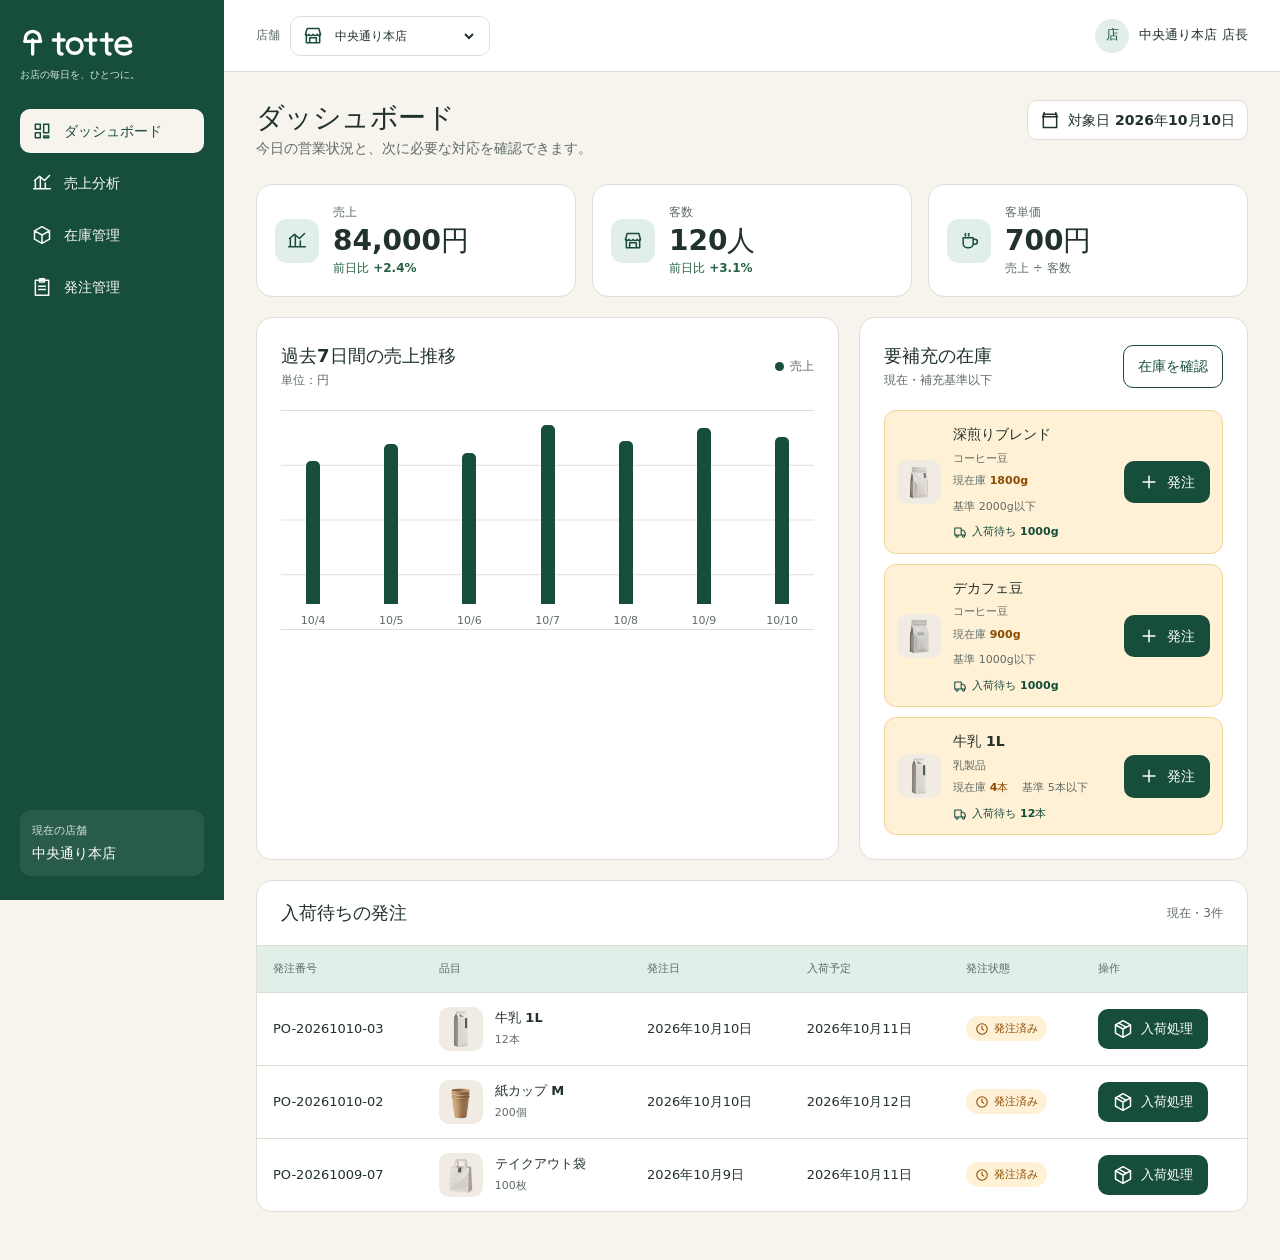
<file: index.html>
<!doctype html>
<html lang="ja">
  <head>
    <meta charset="UTF-8">
    <meta name="viewport" content="width=device-width, initial-scale=1.0">
    <meta name="description" content="カフェ向け売上・在庫管理Webアプリ『totte』のデモです。売上、在庫、発注、入荷処理をひとつの画面群で確認できます。">
    <meta name="theme-color" content="#174d3b">
    <meta property="og:type" content="website">
    <meta property="og:site_name" content="totte">
    <meta property="og:title" content="totte｜カフェ向け売上・在庫管理Webアプリ">
    <meta property="og:description" content="売上、在庫、発注、入荷処理をひとつの画面群で確認できる、カフェ向け業務Webアプリのデモです。">
    <meta property="og:url" content="https://coconattsu0723.github.io/totte/">
    <meta property="og:image" content="https://coconattsu0723.github.io/totte/assets/images/brand/totte-ogp.png">
    <meta property="og:image:width" content="1200">
    <meta property="og:image:height" content="630">
    <meta property="og:image:alt" content="totte カフェ向け売上・在庫管理Webアプリ">
    <meta name="twitter:card" content="summary_large_image">
    <meta name="twitter:title" content="totte｜カフェ向け売上・在庫管理Webアプリ">
    <meta name="twitter:description" content="売上、在庫、発注、入荷処理をひとつの画面群で確認できる、カフェ向け業務Webアプリのデモです。">
    <meta name="twitter:image" content="https://coconattsu0723.github.io/totte/assets/images/brand/totte-ogp.png">
    <link rel="canonical" href="https://coconattsu0723.github.io/totte/">
    <title>totte｜お店の毎日を、ひとつに整える。</title>
    <link rel="icon" href="./assets/images/brand/totte-favicon.svg" type="image/svg+xml">
    <link rel="stylesheet" href="./assets/css/common.css?v=20261011-5">
    <script src="./assets/js/main.js?v=20261011-7" defer></script>
  </head>
  <body>
    <a class="skip-link" href="#main-content">メインコンテンツへ移動</a>

    <svg class="svg-sprite" aria-hidden="true">
      <symbol id="icon-dashboard" viewBox="0 0 24 24"><path d="M4 4h6v6H4zM14 4h6v10h-6zM4 14h6v6H4zM14 18h6v2h-6z"/></symbol>
      <symbol id="icon-sales" viewBox="0 0 24 24"><path d="M4 19V9M10 19V5M16 19v-7M22 19H2"/><path d="m3 9 6-5 6 5 6-6"/></symbol>
      <symbol id="icon-inventory" viewBox="0 0 24 24"><path d="m12 2 9 5-9 5-9-5zM3 7v10l9 5 9-5V7M12 12v10"/></symbol>
      <symbol id="icon-orders" viewBox="0 0 24 24"><path d="M7 4h10M9 2h6v4H9zM6 4H4v18h16V4h-2M8 11h8M8 15h8"/></symbol>
      <symbol id="icon-store" viewBox="0 0 24 24"><path d="M4 10v10h16V10M3 10l2-7h14l2 7M8 20v-6h8v6"/><path d="M3 10c0 2 3 2 4 0 1 2 4 2 5 0 1 2 4 2 5 0 1 2 4 2 4 0"/></symbol>
      <symbol id="icon-calendar" viewBox="0 0 24 24"><path d="M5 3v3M19 3v3M3 8h18M4 5h16v16H4z"/></symbol>
      <symbol id="icon-coffee" viewBox="0 0 24 24"><path d="M5 8h12v7a5 5 0 0 1-5 5H10a5 5 0 0 1-5-5zM17 10h2a3 3 0 0 1 0 6h-2M8 3c-1 1-1 2 0 3M12 3c-1 1-1 2 0 3"/></symbol>
      <symbol id="icon-milk" viewBox="0 0 24 24"><path d="M9 2h6l1 5 2 3v12H6V10l2-3zM8 7h8M9 12h6"/></symbol>
      <symbol id="icon-cup" viewBox="0 0 24 24"><path d="M6 3h12l-1 18H7zM5 7h14M8 3V1h8v2"/></symbol>
      <symbol id="icon-package" viewBox="0 0 24 24"><path d="m12 2 9 5-9 5-9-5zM3 7v10l9 5 9-5V7M12 12v10M7 5l9 5"/></symbol>
      <symbol id="icon-alert" viewBox="0 0 24 24"><path d="M12 3 2 21h20zM12 9v5M12 18h.01"/></symbol>
      <symbol id="icon-truck" viewBox="0 0 24 24"><path d="M3 5h11v12H3zM14 9h4l3 4v4h-7zM7 21a2 2 0 1 0 0-4 2 2 0 0 0 0 4ZM18 21a2 2 0 1 0 0-4 2 2 0 0 0 0 4Z"/></symbol>
      <symbol id="icon-search" viewBox="0 0 24 24"><circle cx="11" cy="11" r="7"/><path d="m20 20-4-4"/></symbol>
      <symbol id="icon-plus" viewBox="0 0 24 24"><path d="M12 5v14M5 12h14"/></symbol>
      <symbol id="icon-check" viewBox="0 0 24 24"><path d="m5 12 4 4L19 6"/></symbol>
      <symbol id="icon-lock" viewBox="0 0 24 24"><rect x="4" y="10" width="16" height="11" rx="2"/><path d="M8 10V7a4 4 0 0 1 8 0v3"/></symbol>
      <symbol id="icon-arrow" viewBox="0 0 24 24"><path d="M5 12h14M14 7l5 5-5 5"/></symbol>
      <symbol id="icon-close" viewBox="0 0 24 24"><path d="m6 6 12 12M18 6 6 18"/></symbol>
      <symbol id="icon-reset" viewBox="0 0 24 24"><path d="M4 7v5h5M5 12a7 7 0 1 0 2-5"/></symbol>
      <symbol id="icon-clock" viewBox="0 0 24 24"><circle cx="12" cy="12" r="9"/><path d="M12 7v5l3 2"/></symbol>
    </svg>

    <div class="app-shell">
      <aside class="sidebar" aria-label="メインナビゲーション">
        <div class="brand">
          <img class="brand__logo" src="./assets/images/brand/totte-logo-reverse.svg" width="116" height="32" alt="totte">
          <img class="brand__symbol" src="./assets/images/brand/totte-symbol-reverse.svg" width="38" height="48" alt="">
          <span class="brand__copy">お店の毎日を、ひとつに。</span>
        </div>
        <nav class="sidebar-nav" data-navigation></nav>
        <div class="sidebar-context">
          <span>現在の店舗</span>
          <strong data-current-store>中央通り本店</strong>
        </div>
      </aside>

      <div class="app-main">
        <header class="app-header">
          <img class="app-header__brand" src="./assets/images/brand/totte-logo-reverse.svg" width="92" height="25" alt="totte">
          <label class="store-control" for="store-selector">
            <span>店舗</span>
            <span class="select-wrap">
              <svg class="icon" aria-hidden="true"><use href="#icon-store"></use></svg>
              <select id="store-selector" data-store-selector>
                <option value="main">中央通り本店</option>
                <option value="station">北口駅前店</option>
                <option value="park">水辺公園店</option>
              </select>
            </span>
          </label>
          <div class="user-menu" aria-label="利用者メニュー">
            <span class="user-menu__avatar" aria-hidden="true">店</span>
            <strong data-user-name>中央通り本店 店長</strong>
          </div>
        </header>

        <main id="main-content" tabindex="-1">
          <h1 class="visually-hidden">totte カフェ業務管理アプリ</h1>
          <div id="app-view"></div>
        </main>
      </div>
    </div>

    <nav class="bottom-nav" aria-label="モバイルナビゲーション" data-mobile-navigation></nav>

    <dialog id="workflow-dialog" class="workflow-dialog" aria-labelledby="dialog-title">
      <div id="dialog-content"></div>
    </dialog>

    <div id="toast-region" class="toast-region" aria-live="polite" aria-atomic="true"></div>
  </body>
</html>
</file>
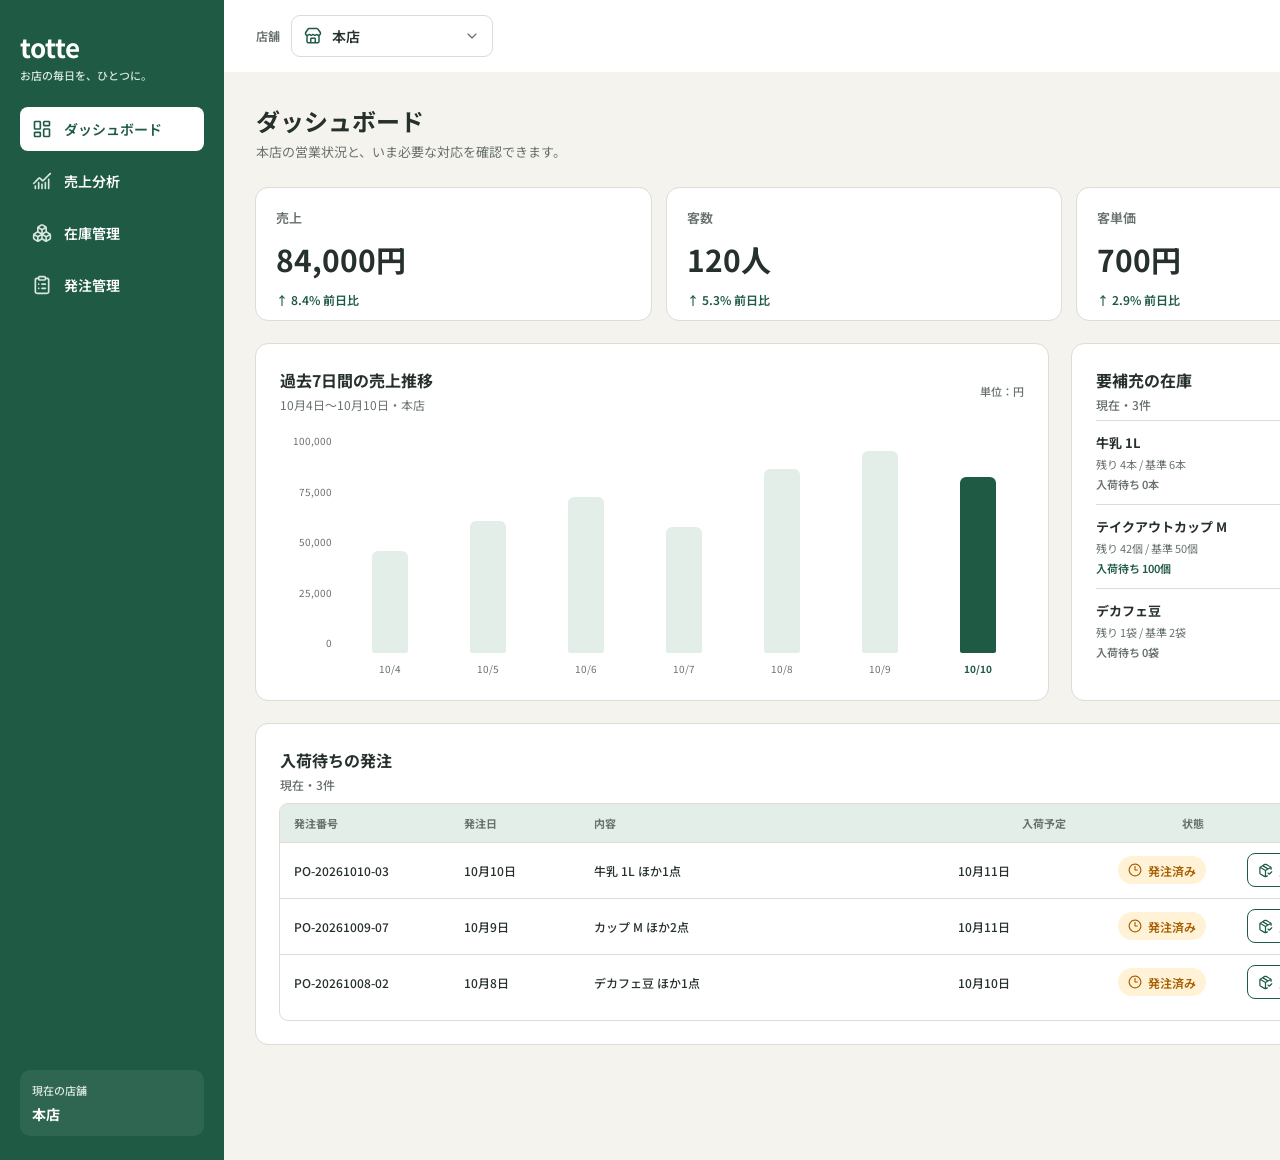
<file: design/exports/dashboard-desktop-wireframe.html>
<!doctype html>
<html lang="en">
  <head>
    <meta charset="UTF-8" />
    <meta name="viewport" content="width=device-width, initial-scale=1.0" />
    <link rel="preconnect" href="https://fonts.googleapis.com" />
    <link rel="preconnect" href="https://fonts.gstatic.com" crossorigin />
    <link
      href="https://fonts.googleapis.com/css2?family=Noto+Sans+JP%3Awght%40100..900&display=swap"
      rel="stylesheet"
    />

    <style>
      *, ::before, ::after {
        box-sizing: border-box;
      }

      body {
        margin: 0;
      }
    </style>
  </head>
  <body style="background-color: #F5F3EE">
    <div
      data-pencil-name="Dashboard / Desktop 1440"
      style="align-items: flex-start; background-color: #F5F3EE; box-sizing: border-box; display: flex; flex-direction: row; gap: 0px; height: 1160px; justify-content: flex-start; overflow: hidden; width: 1440px"
    >
      <div
        data-pencil-name="Sidebar"
        style="align-items: flex-start; background-color: #1F5A45; box-sizing: border-box; display: flex; flex-direction: column; flex-shrink: 0; gap: 24px; height: 100%; justify-content: flex-start; padding: 28px 20px 24px 20px; width: 224px"
      >
        <div
          data-pencil-name="Brand"
          style="align-items: flex-start; box-sizing: border-box; display: flex; flex-direction: column; flex-shrink: 0; gap: 2px; height: fit-content; justify-content: flex-start; width: 100%"
        >
          <div
            data-pencil-name="Brand Name"
            style='box-sizing: border-box; color: #FFFFFF; font-family: "Noto Sans JP", system-ui, sans-serif; font-size: 26px; font-style: normal; font-weight: 700; letter-spacing: 0px; line-height: normal; text-align: left; white-space: nowrap'
          >
            totte
          </div>
          <div
            data-pencil-name="Brand Copy"
            style='box-sizing: border-box; color: #D8E6DF; font-family: "Noto Sans JP", system-ui, sans-serif; font-size: 11px; font-style: normal; font-weight: 500; letter-spacing: 0px; line-height: normal; text-align: left; white-space: nowrap'
          >
            お店の毎日を、ひとつに。
          </div>
        </div>
        <div
          data-pencil-name="Main Navigation"
          style="align-items: flex-start; box-sizing: border-box; display: flex; flex-direction: column; flex-shrink: 0; gap: 8px; height: fit-content; justify-content: flex-start; width: 100%"
        >
          <div
            data-pencil-name="Nav / ダッシュボード"
            style="align-items: center; background-color: #FFFFFF; border-radius: 8px; box-sizing: border-box; display: flex; flex-direction: row; flex-shrink: 0; gap: 12px; height: 44px; justify-content: flex-start; padding: 10px 12px; width: 100%"
          >
            <svg
              data-pencil-name="Navigation Icon"
              data-icon-name="layout-dashboard"
              data-icon-set="lucide"
              viewBox="0 0 13.99993896484375 14"
              preserveAspectRatio="xMidYMid meet"
              xmlns="http://www.w3.org/2000/svg"
              style="box-sizing: border-box; flex-shrink: 0; height: 20px; width: 20px"
            >
              <path
                d="M2.03027 1.20313q-0.22559 0.07178-0.42724 0.23242-0.20166 0.16064-0.30078 0.36914l-0.02735 0.04443q-0.05811 0.10938-0.07177 0.2085-0.02734 0.14014-0.02735 0.56054l0 3.51368q0 0.42041 0.02735 0.56054 0.01367 0.09912 0.07177 0.2085l0.02735 0.04443q0.09912 0.22217 0.30761 0.38282 0.2085 0.16064 0.44776 0.21875 0.11279 0.04102 1.72949 0.03417 1.6167-0.00684 1.74316-0.03417 0.29395-0.07178 0.53321-0.30762 0.12305-0.12646 0.1914-0.23242 0.07178-0.10596 0.11621-0.27344l0.04102-0.12647 0-4.46386-0.04102-0.12647q-0.04443-0.16748-0.11621-0.27344-0.06836-0.10596-0.1914-0.23242-0.15381-0.15381-0.29395-0.22217l-0.01709-0.01367q-0.12305-0.05811-0.22217-0.07177-0.12646-0.02734-0.47509-0.02735l-1.14844 0-1.52783 0q-0.24951 0.01367-0.34864 0.02735z m6.43946-0.00001q-0.28027 0.05811-0.53321 0.30762-0.12305 0.12646-0.19482 0.23242-0.06836 0.10596-0.11279 0.27344l-0.04102 0.12647 0 2.15332 0.04102 0.14013q0.08545 0.22559 0.24609 0.40674 0.16064 0.18115 0.35547 0.28028l0.01709 0.01367q0.13672 0.07178 0.22217 0.08545 0.14014 0.01367 0.48877 0.02734l2.92578-0.01367 0.14013-0.04102q0.2666-0.08545 0.46827-0.28711 0.20508-0.20508 0.29052-0.45459 0.02734-0.08545 0.02735-0.25293l0.01367-0.95361 0-0.86816q0-0.23584-0.02735-0.34864-0.01367-0.07178-0.08544-0.21191l-0.01368-0.01367q-0.09912-0.22217-0.30078-0.37598-0.20166-0.15381-0.44092-0.22559-0.09912-0.02734-0.33496-0.02734l-1.41504 0q-1.62354 0-1.73632 0.02734z m-3.21973 3.16504l0 2.05762-2.92578 0 0-4.10156 2.92578 0 0 2.04394z m6.42578-1.16211l0 0.86817-2.92578 0 0-1.75 2.92578 0 0 0.88183z m-3.20605 3.24707q-0.28027 0.05811-0.53321 0.30762-0.12305 0.12646-0.19482 0.23242-0.06836 0.10596-0.11279 0.27344l-0.04102 0.12647 0 4.46386 0.04102 0.12647q0.04443 0.16748 0.11279 0.27344 0.07178 0.10596 0.19482 0.23242 0.23926 0.23584 0.53321 0.30761 0.12646 0.02734 1.74316 0.03418 1.6167 0.00684 1.72949-0.03418 0.30762-0.07178 0.54346-0.30761 0.23926-0.23926 0.31104-0.54688 0.02734-0.11279 0.03417-2.31738 0.00684-2.20459-0.03417-2.31738-0.07178-0.30762-0.3042-0.53662-0.229-0.23242-0.53663-0.31788-0.09912-0.02734-0.33496-0.02734l-1.41504 0q-1.62354 0-1.73632 0.02734z m3.20605 3.16504l0 2.05762-2.92578 0 0-4.10156 2.92578 0 0 2.04394z m-9.54639-0.85449q-0.31104 0.05469-0.56396 0.27344-0.24951 0.21533-0.34863 0.50928-0.02734 0.08545-0.02735 0.25293l-0.01367 0.95361 0 0.86816q0 0.23584 0.02735 0.34864 0.01367 0.07178 0.08544 0.21191l0.01368 0.01367q0.09912 0.22217 0.30761 0.38281 0.2085 0.16065 0.44776 0.21875 0.11279 0.04102 1.72949 0.03418 1.6167-0.00684 1.74316-0.03418 0.29395-0.07178 0.53321-0.30761 0.12305-0.12646 0.1914-0.23242 0.07178-0.10596 0.11621-0.27344l0.04102-0.12647 0-2.15332-0.04102-0.14013q-0.08545-0.22559-0.24609-0.40674-0.16064-0.18115-0.35547-0.28028l-0.01709-0.01367q-0.12305-0.05811-0.22217-0.08545-0.14014-0.01367-0.48877-0.02734l-1.26123 0q-1.55518 0-1.65088 0.01367z m3.12061 2.03028l0 0.88183-2.92578 0 0-1.75 2.92578 0 0 0.86817z"
                fill="#1F5A45"
              ></path>
            </svg>
            <div
              data-pencil-name="Navigation Label"
              style='box-sizing: border-box; color: #1F5A45; font-family: "Noto Sans JP", system-ui, sans-serif; font-size: 14px; font-style: normal; font-weight: 600; letter-spacing: 0px; line-height: normal; text-align: left; white-space: nowrap'
            >
              ダッシュボード
            </div>
          </div>
          <div
            data-pencil-name="Nav / 売上分析"
            style="align-items: center; background-color: #FFFFFF00; border-radius: 8px; box-sizing: border-box; display: flex; flex-direction: row; flex-shrink: 0; gap: 12px; height: 44px; justify-content: flex-start; padding: 10px 12px; width: 100%"
          >
            <svg
              data-pencil-name="Navigation Icon"
              data-icon-name="chart-no-axes-combined"
              data-icon-set="lucide"
              viewBox="0 0 13.99993896484375 14"
              preserveAspectRatio="xMidYMid meet"
              xmlns="http://www.w3.org/2000/svg"
              style="box-sizing: border-box; flex-shrink: 0; height: 20px; width: 20px"
            >
              <path
                d="M12.6123 1.20313q-0.06836 0.02734-0.45458 0.41357-0.38281 0.38623-2.10547 2.0918l-2.46436 2.46435-0.90918-0.90918q-0.65967-0.64258-0.80664-0.78271-0.14697-0.14014-0.24268-0.18457-0.37939-0.18115-0.75878 0-0.0957 0.04443-0.38282 0.31787-0.28711 0.27344-1.7705 1.77051l-1.62696 1.62353q-0.3623 0.3623-0.44775 0.50244-0.05469 0.08545-0.05469 0.19824l0 0.04102q0 0.23926 0.18115 0.42041 0.11279 0.11279 0.28028 0.14697 0.16748 0.03418 0.32129-0.02051 0.08545-0.02734 0.36572-0.30078 0.28027-0.27344 1.62353-1.63379l1.89014-1.87304 0.90918 0.90918q0.92627 0.90918 0.99463 0.95019 0.14014 0.08545 0.33496 0.10596 0.19824 0.02051 0.33838-0.02051l0.02734-0.01367q0.11279-0.02734 0.22217-0.14014 0.1709-0.12646 0.67334-0.6289l3.7666-3.7666q0.46143-0.44775 0.64258-0.64942 0.18115-0.20508 0.22559-0.29053 0.02734-0.06836 0.02734-0.14013l0-0.05469q0-0.12646-0.04102-0.23926-0.09912-0.19482-0.29394-0.29394-0.08545-0.04102-0.22559-0.04102-0.14014 0-0.23925 0.02734z m-1.09033 4.06054q-0.11279 0.02734-0.21875 0.11279-0.10254 0.08203-0.15381 0.17432-0.04785 0.09229-0.04785 0.2461-0.01367 0.19482-0.02734 0.90917l0.01367 5.67042 0.04102 0.11279q0.05811 0.0957 0.14013 0.18115 0.21191 0.19482 0.50586 0.14697 0.29395-0.04785 0.42041-0.31445l0.04102-0.09912 0.01367-3.31885q0-3.31543-0.01367-3.40088-0.07178-0.2666-0.33496-0.37939-0.07178-0.04102-0.19141-0.04785-0.11963-0.00684-0.18799 0.00683z m-6.94531 2.33789q-0.18115 0.01367-0.31445 0.14698-0.1333 0.1333-0.17432 0.31445-0.01367 0.11279 0 2.21142l0 2.10206 0.04102 0.11279q0.05811 0.0957 0.14013 0.18115 0.21191 0.19482 0.50586 0.14697 0.29395-0.04785 0.42041-0.31445l0.04102-0.09912 0.01367-4.34082-0.04102-0.0957q-0.08545-0.19824-0.25293-0.30079-0.16748-0.10596-0.37939-0.06494z m4.64844 0q-0.12646 0.01367-0.2461 0.10596-0.11621 0.08887-0.17431 0.21533l-0.04102 0.09912 0 4.38184 0.04102 0.09912q0.12646 0.2666 0.42041 0.31445 0.29395 0.04785 0.50586-0.14697 0.08203-0.08545 0.14013-0.18115l0.04102-0.1128 0-2.10205q0.01367-2.09863 0-2.21142-0.05469-0.23584-0.24609-0.36914-0.18799-0.1333-0.44092-0.09229z m-2.37891 1.17578q-0.12646 0.02734-0.23242 0.12647-0.10254 0.09912-0.16064 0.22558l-0.02735 0.09571 0 3.19238 0.04102 0.08545q0.04443 0.06836 0.12646 0.15381 0.08545 0.08203 0.16065 0.12646 0.07861 0.04102 0.24609 0.04102 0.16748 0 0.24268-0.04102 0.07861-0.04443 0.16064-0.12646 0.08545-0.08545 0.12988-0.15381l0.04102-0.08545 0-3.19238-0.02734-0.09571q-0.08545-0.21191-0.29395-0.31103-0.08545-0.05469-0.20508-0.06152-0.11621-0.00684-0.20166 0.0205z m-4.7168 1.17579q-0.09912 0.04443-0.1914 0.12988-0.08887 0.08203-0.1333 0.16406l-0.04102 0.09912 0 2.05762 0.04102 0.09912q0.12646 0.2666 0.42041 0.31445 0.29395 0.04785 0.50586-0.14697 0.08203-0.08545 0.14013-0.18115l0.04102-0.11279 0-2.00293-0.04102-0.1128q-0.09912-0.19482-0.29394-0.29394-0.08545-0.04102-0.21875-0.04102-0.1333 0-0.22901 0.02735z"
                fill="#D8E6DF"
              ></path>
            </svg>
            <div
              data-pencil-name="Navigation Label"
              style='box-sizing: border-box; color: #FFFFFF; font-family: "Noto Sans JP", system-ui, sans-serif; font-size: 14px; font-style: normal; font-weight: 600; letter-spacing: 0px; line-height: normal; text-align: left; white-space: nowrap'
            >
              売上分析
            </div>
          </div>
          <div
            data-pencil-name="Nav / 在庫管理"
            style="align-items: center; background-color: #FFFFFF00; border-radius: 8px; box-sizing: border-box; display: flex; flex-direction: row; flex-shrink: 0; gap: 12px; height: 44px; justify-content: flex-start; padding: 10px 12px; width: 100%"
          >
            <svg
              data-pencil-name="Navigation Icon"
              data-icon-name="boxes"
              data-icon-set="lucide"
              viewBox="0 0 13.99993896484375 14"
              preserveAspectRatio="xMidYMid meet"
              xmlns="http://www.w3.org/2000/svg"
              style="box-sizing: border-box; flex-shrink: 0; height: 20px; width: 20px"
            >
              <path
                d="M6.71973 0.79639q-0.22217 0.04443-0.40674 0.12646-0.0957 0.04443-1.02881 0.59815-0.92969 0.55029-1.05615 0.63574-0.19482 0.14014-0.37256 0.37256-0.17432 0.229-0.25635 0.46826-0.07178 0.19482-0.07861 0.38281-0.00684 0.18799-0.02051 1.12793l-0.01367 1.28857-1.07666 0.65625q-1.08008 0.65967-1.16211 0.71436-0.50586 0.40674-0.63233 1.06299-0.02734 0.12646-0.02734 1.25439 0 1.12793 0.02734 1.2544 0.07178 0.32129 0.23926 0.60156 0.16748 0.28027 0.40674 0.46143 0.0957 0.06836 1.01856 0.6289 0.92627 0.56055 1.05273 0.61524 0.33496 0.1709 0.73486 0.1709 0.3999 0 0.73487-0.15381 0.12646-0.05811 1.15527-0.67334 1.02881-0.61523 1.04248-0.61524 0.01367 0 1.04248 0.61524 1.02881 0.61523 1.15527 0.67334 0.33496 0.15381 0.71436 0.15381 0.37939 0 0.71435-0.15381 0.09912-0.04443 0.9878-0.56739 0.88867-0.52637 1.04248-0.63916 0.11279-0.06836 0.24267-0.20166 0.1333-0.1333 0.20508-0.23242 0.2085-0.30762 0.28028-0.68359 0.02734-0.12646 0.02734-1.2544 0-1.12793-0.02734-1.25439-0.07178-0.33496-0.2461-0.62207-0.17432-0.28711-0.42724-0.46826-0.08203-0.07178-1.14844-0.70069l-1.04932-0.64258-0.01367-1.28857q-0.01367-0.93994-0.02051-1.12793-0.00684-0.18799-0.07861-0.38281-0.08203-0.23926-0.25977-0.46826-0.17432-0.23242-0.36914-0.37256-0.11279-0.07178-1.0083-0.6084-0.89551-0.54004-1.01513-0.59473-0.11963-0.05811-0.27344-0.11279-0.0957-0.02734-0.17432-0.03418-0.0752-0.01025-0.25976-0.01025-0.28027-0.01367-0.32129 0z m0.50586 1.19287q0.06836 0.04102 0.80322 0.48193 0.73486 0.44092 0.70752 0.46826-0.02734 0.02734-0.875 0.53321-0.84766 0.50244-0.86133 0.50244-0.01367 0-0.86133-0.50244-0.84766-0.50586-0.875-0.53321-0.02734-0.02734 0.70069-0.46142l0.78271-0.4751q0.09912-0.04443 0.23242-0.05127 0.1333-0.00684 0.2461 0.0376z m-1.66797 2.4917q0.85449 0.51611 0.86133 0.52978 0.00684 0.01367-0.00684 0.92627l0 0.89551-1.73633-1.03565 0-0.92626q0-0.92285 0.01367-0.90918l0.86817 0.51953z m3.75293 1.31591q-0.01367 0.01367-0.86817 0.52979l-0.85449 0.50586 0-0.90918q-0.01367-0.9126 0.00684-0.93311 0.02051-0.02051 0.875-0.52294l0.85449-0.51954 0 0.92286q0 0.9126-0.01367 0.92627z m-4.34082 1.53809q0.88184 0.5332 0.88183 0.54004 0 0.00684-0.88183 0.54004l-0.88184 0.52978-0.89551-0.52978q-0.88184-0.5332-0.88183-0.54004 0-0.00684 0.875-0.52979 0.875-0.52637 0.88183-0.5332 0.00684-0.00684 0.90235 0.52295z m5.83789 0q0.88184 0.5332 0.88183 0.54004 0 0.00684-0.88183 0.54004l-0.89551 0.52978-0.88184-0.52978q-0.88184-0.5332-0.875-0.54004 0.00684-0.00684 0.88184-0.53662 0.875-0.5332 0.88867-0.51953l0.88184 0.51611z m-8.10401 2.14307l0.78272 0.4751 0.01367 0.92627q0 0.90918-0.00684 0.90917-0.00684 0-0.75537-0.44775-0.74854-0.44775-0.82031-0.51611-0.06836-0.07178-0.11279-0.1709l-0.04102-0.09912-0.01367-1.65088 0.93652 0.57422 0.01709 0z m3.7085 1.26123q0 0.01367-0.79981 0.4956-0.79639 0.48193-0.92285 0.55371-0.01367 0.01367-0.01367-0.90917l0-0.92627 1.73633-1.04932 0 0.90918q0.01367 0.9126 0 0.92627z m2.12939-1.26123l0.78272 0.4751 0 1.84912-1.73633-1.04932-0.01367-1.84912 0.96728 0.57422z m3.7085 0.44775l-0.01367 0.62891-0.04102 0.09912q-0.04443 0.09912-0.11621 0.1709-0.06836 0.06836-0.81689 0.51611-0.74854 0.44775-0.75537 0.44775-0.00684 0-0.00684-0.90917l0.01367-0.92627 1.72266-1.04932 0.01367 0.19482q0 0.18457 0 0.82715z"
                fill="#D8E6DF"
              ></path>
            </svg>
            <div
              data-pencil-name="Navigation Label"
              style='box-sizing: border-box; color: #FFFFFF; font-family: "Noto Sans JP", system-ui, sans-serif; font-size: 14px; font-style: normal; font-weight: 600; letter-spacing: 0px; line-height: normal; text-align: left; white-space: nowrap'
            >
              在庫管理
            </div>
          </div>
          <div
            data-pencil-name="Nav / 発注管理"
            style="align-items: center; background-color: #FFFFFF00; border-radius: 8px; box-sizing: border-box; display: flex; flex-direction: row; flex-shrink: 0; gap: 12px; height: 44px; justify-content: flex-start; padding: 10px 12px; width: 100%"
          >
            <svg
              data-pencil-name="Navigation Icon"
              data-icon-name="clipboard-list"
              data-icon-set="lucide"
              viewBox="0 0 13.99993896484375 14"
              preserveAspectRatio="xMidYMid meet"
              xmlns="http://www.w3.org/2000/svg"
              style="box-sizing: border-box; flex-shrink: 0; height: 20px; width: 20px"
            >
              <path
                d="M5.12354 0.58789q-0.18115 0.02734-0.30762 0.07861-0.12646 0.04785-0.28028 0.16065-0.39307 0.29395-0.44775 0.82373l-0.01367 0.09912-0.33496 0q-0.51953 0-0.78614 0.08545-0.46143 0.16748-0.76904 0.51953-0.30762 0.34863-0.40674 0.81006-0.01367 0.12646-0.02734 0.71435l0 6.96924q0.01367 0.79981 0.02734 1.03907 0.01367 0.18115 0.05811 0.30761l0.01367 0.02735q0.14014 0.44775 0.48877 0.75537 0.34863 0.30762 0.81348 0.40674 0.10938 0.01367 0.66992 0.02734l3.17871 0 3.17871 0q0.56055-0.01367 0.66992-0.02734 0.46484-0.09912 0.81348-0.40674 0.34863-0.30762 0.48877-0.75537l0.01367-0.02735q0.04443-0.12646 0.05811-0.30761 0.01367-0.23926 0.02734-1.03907l0-6.96924q-0.01367-0.58789-0.02734-0.71435-0.09912-0.46143-0.40674-0.81006-0.30762-0.35205-0.76905-0.51953-0.2666-0.08545-0.78613-0.08545l-0.33496 0-0.01367-0.09912q-0.04102-0.32129-0.21191-0.56397-0.16748-0.24609-0.44776-0.38623l-0.02734-0.01367q-0.0957-0.05811-0.19483-0.07178-0.12646-0.01367-0.48877-0.02734l-1.45605 0q-1.83545-0.01367-1.96191 0z m3.62646 1.75l0 0.58789-3.5 0 0-1.17578 3.5 0 0 0.58789z m-4.66211 0.70068q0.02734 0.2085 0.10254 0.36914 0.07861 0.16064 0.24609 0.33155 0.23926 0.23584 0.53321 0.30761 0.12646 0.02734 2.03027 0.02735 1.90381 0 2.03027-0.02735 0.29395-0.07178 0.53321-0.30761 0.16748-0.1709 0.24267-0.33155 0.07861-0.16064 0.10596-0.38281l0.01367-0.09912 0.36572 0q0.27685 0 0.33838 0.00684 0.06494 0.00684 0.12305 0.04785 0.18115 0.08545 0.2666 0.2666l0.05469 0.08545 0 8.44238-0.02734 0.0957q-0.04443 0.09912-0.12989 0.19141-0.08203 0.08887-0.16406 0.1333l-0.09912 0.04102-7.30762 0-0.09912-0.04102q-0.08203-0.04443-0.16748-0.1333-0.08203-0.09228-0.12646-0.19141l-0.02735-0.0957 0-8.44238 0.05469-0.08545q0.12646-0.23584 0.36572-0.30762 0.04102-0.01367 0.3794-0.01367l0.34863 0 0.01367 0.11279z m0.48877 2.81299q-0.23584 0.02734-0.38281 0.23242-0.14697 0.20166-0.09229 0.44092 0.02734 0.18115 0.15381 0.29395 0.16748 0.16748 0.42041 0.16748 0.14014 0 0.23926-0.04102 0.2085-0.09912 0.28369-0.29394 0.07861-0.19824 0.03076-0.39991-0.04785-0.20508-0.23242-0.32128-0.18115-0.11963-0.42041-0.07862z m2.32422 0q-0.18115 0.02734-0.32129 0.16748-0.2085 0.21191-0.15381 0.50586 0.05469 0.29395 0.32129 0.42041l0.09912 0.04102 2.63184 0 0.09912-0.04102q0.08203-0.04443 0.15723-0.11279 0.07861-0.07178 0.11279-0.14014 0.0376-0.07178 0.05127-0.18115 0.04102-0.19824-0.05127-0.36572-0.08887-0.16748-0.28369-0.2666l-0.09912-0.04102-1.23389 0q-1.24414 0-1.32959 0.01367z m-2.37891 2.91211q-0.14014 0.04102-0.2666 0.16748-0.16748 0.15381-0.17432 0.37256-0.00684 0.21533 0.12647 0.39307 0.1333 0.17432 0.36914 0.21533 0.29395 0.04102 0.51953-0.18115 0.19482-0.21191 0.14697-0.49903-0.04785-0.28711-0.31445-0.41357-0.08545-0.04102-0.20508-0.05469-0.11621-0.01367-0.20166 0z m2.32422 0.01367q-0.25293 0.05811-0.36572 0.29737-0.10938 0.23584-0.02735 0.47168 0.04443 0.09912 0.12647 0.18457 0.08545 0.08203 0.18115 0.14013l0.1128 0.04102 1.23388 0q1.2168 0.01367 1.31592 0 0.24951-0.05469 0.38281-0.24951 0.1333-0.19824 0.09229-0.4375-0.01367-0.0957-0.05127-0.16406-0.03418-0.07178-0.1128-0.14014-0.0752-0.07178-0.15722-0.11621l-0.09912-0.04102-1.2749-0.01367q-1.28857 0-1.35694 0.02734z"
                fill="#D8E6DF"
              ></path>
            </svg>
            <div
              data-pencil-name="Navigation Label"
              style='box-sizing: border-box; color: #FFFFFF; font-family: "Noto Sans JP", system-ui, sans-serif; font-size: 14px; font-style: normal; font-weight: 600; letter-spacing: 0px; line-height: normal; text-align: left; white-space: nowrap'
            >
              発注管理
            </div>
          </div>
        </div>
        <div
          data-pencil-name="Sidebar Spacer"
          style="align-items: flex-start; box-sizing: border-box; display: flex; flex-direction: row; flex: 1 1 0; gap: 0px; justify-content: flex-start; width: 100%"
        ></div>
        <div
          data-pencil-name="Current Context"
          style="align-items: flex-start; background-color: #FFFFFF12; border-radius: 10px; box-sizing: border-box; display: flex; flex-direction: column; flex-shrink: 0; gap: 6px; height: fit-content; justify-content: flex-start; padding: 12px; width: 100%"
        >
          <div
            data-pencil-name="Current Label"
            style='box-sizing: border-box; color: #D8E6DF; font-family: "Noto Sans JP", system-ui, sans-serif; font-size: 11px; font-style: normal; font-weight: 500; letter-spacing: 0px; line-height: normal; text-align: left; white-space: nowrap'
          >
            現在の店舗
          </div>
          <div
            data-pencil-name="Current Store"
            style='box-sizing: border-box; color: #FFFFFF; font-family: "Noto Sans JP", system-ui, sans-serif; font-size: 14px; font-style: normal; font-weight: 700; letter-spacing: 0px; line-height: normal; text-align: left; white-space: nowrap'
          >
            本店
          </div>
        </div>
      </div>
      <div
        data-pencil-name="Main Area"
        style="align-items: flex-start; box-sizing: border-box; display: flex; flex-direction: column; flex: 1 1 0; gap: 0px; height: 100%; justify-content: flex-start"
      >
        <div
          data-pencil-name="Header"
          style="align-items: center; background-color: #FFFFFF; border-color: #DDDCD6; border-style: solid; border-width: 0px 0px 1px 0px; box-sizing: content-box; display: flex; flex-direction: row; flex-shrink: 0; gap: 0px; height: 71.5px; justify-content: space-between; margin: 0px 0px -0.5px 0px; padding: 0px 32px; width: 1216px"
        >
          <div
            data-pencil-name="Store Control"
            style="align-items: center; box-sizing: border-box; display: flex; flex-direction: row; flex-shrink: 0; gap: 12px; height: fit-content; justify-content: flex-start; width: fit-content"
          >
            <div
              data-pencil-name="Store Control Label"
              style='box-sizing: border-box; color: #68716D; font-family: "Noto Sans JP", system-ui, sans-serif; font-size: 12px; font-style: normal; font-weight: 600; letter-spacing: 0px; line-height: normal; text-align: left; white-space: nowrap'
            >
              店舗
            </div>
            <div
              data-pencil-name="Store Selector"
              style="align-items: center; background-color: #FFFFFF; border-radius: 8px; box-sizing: border-box; display: flex; flex-direction: row; flex-shrink: 0; gap: 10px; height: 40px; justify-content: flex-start; outline-offset: -0.5px; outline: 1px solid #DDDCD6; padding: 0px 12px; width: 200px"
            >
              <svg
                data-pencil-name="Store Icon"
                data-icon-name="store"
                data-icon-set="lucide"
                viewBox="0 0 13.99993896484375 14"
                preserveAspectRatio="xMidYMid meet"
                xmlns="http://www.w3.org/2000/svg"
                style="box-sizing: border-box; flex-shrink: 0; height: 18px; width: 18px"
              >
                <path
                  d="M3.98877 0.58789q-0.08203 0-0.19482 0.02734-0.30762 0.04443-0.60157 0.21875-0.29395 0.17432-0.48877 0.42725-0.09912 0.14014-0.93994 1.35693-0.84082 1.2168-0.90918 1.32959-0.37939 0.65967-0.22558 1.40137 0.08545 0.43408 0.32812 0.78272 0.24609 0.34863 0.62549 0.58789l0.16748 0.08545 0.01367 4.56298 0.04102 0.15381q0.15381 0.51953 0.50244 0.84766 0.35205 0.32813 0.87158 0.42725 0.08203 0.02734 0.71436 0.02734l3.10693 0 3.10693 0q0.63232 0 0.72803-0.02734 0.50586-0.09912 0.85449-0.42725 0.35205-0.32813 0.50586-0.84766l0.04102-0.15381 0.01367-4.56298 0.08545-0.04444q0.18115-0.08203 0.38965-0.27685 0.21191-0.19824 0.33838-0.36573 0.34863-0.5332 0.34863-1.16211 0-0.54688-0.25293-0.98095-0.04102-0.08203-0.79639-1.1792-0.75537-1.10059-0.98095-1.4082-0.09912-0.15723-0.18116-0.23926-0.12647-0.14014-0.33154-0.27344-0.20166-0.1333-0.38281-0.18799l-0.04102-0.01367q-0.11279-0.05811-0.25293-0.05811-0.18115-0.02734-0.7417-0.02734l-2.35156 0q-3.03857 0-3.11035 0z m6.17627 1.23047q0.10938 0.05811 0.16406 0.11621 0.0581 0.05469 0.92627 1.31592 0.86816 1.25781 0.90918 1.33984 0.11279 0.23926 0.07861 0.48535-0.03418 0.24268-0.20166 0.44092-0.25293 0.30762-0.67334 0.30762-0.16748 0-0.30761-0.04785-0.14014-0.05127-0.29395-0.19141-0.43408-0.3623-0.92627-0.33496-0.43066 0.04102-0.7417 0.30762-0.18115 0.16748-0.32812 0.22558-0.14697 0.05469-0.35547 0.04102-0.12646 0-0.17774-0.01367-0.04785-0.01367-0.12988-0.05811-0.14014-0.05469-0.2666-0.18115-0.23926-0.19482-0.49219-0.2666-0.14014-0.05469-0.34863-0.05469-0.2085 0-0.34863 0.05469-0.25293 0.07178-0.46485 0.25293-0.2085 0.18115-0.37597 0.23926-0.11279 0.02734-0.2666 0.02734-0.15381 0-0.26661-0.02734-0.08203-0.02734-0.19482-0.08887-0.11279-0.06494-0.14697-0.10596-0.03418-0.04443-0.12647-0.11279-0.09229-0.07178-0.18799-0.1128-0.12646-0.07178-0.24609-0.09228-0.11963-0.02051-0.30078-0.02051-0.15381 0-0.21875 0.00684-0.06152 0.00684-0.16065 0.03418-0.23584 0.08545-0.44775 0.2666-0.16748 0.14014-0.30762 0.19824-0.14014 0.05469-0.30761 0.05469-0.34863 0-0.60157-0.23926-0.21191-0.19482-0.2666-0.46826-0.05469-0.27344 0.07178-0.50928 0.04102-0.08545 0.90234-1.34326 0.86133-1.26123 0.92969-1.33301 0.08545-0.0957 0.25293-0.15381 0.08203-0.02734 3.10693-0.02734l3.02491 0.01367 0.11279 0.05469z m-5.95068 4.69287q0.33496 0.28027 0.75537 0.40674 0.42041 0.12305 0.85449 0.06836 0.58789-0.08545 1.04932-0.48877 0.09912-0.07178 0.12646-0.07178 0.02734 0 0.12646 0.07178 0.3623 0.32129 0.83057 0.44092 0.47168 0.11621 0.91943 0.0205 0.23584-0.05811 0.48194-0.17431 0.24609-0.11963 0.42724-0.27344 0.09912-0.08545 0.13331-0.08545 0.03418 0 0.11962 0.07178 0.2085 0.18115 0.44776 0.29394 0.23926 0.10938 0.54687 0.18116l0.04102 0.01367 0 4.25537-0.04102 0.08545q-0.09912 0.19482-0.29394 0.29394l-0.1128 0.04102-1.30224 0.01367 0-2.26611q0-0.2666-0.02734-0.3794-0.01367-0.07178-0.08545-0.19482l-0.01368-0.03076q-0.09912-0.22217-0.30078-0.37598-0.20166-0.15381-0.44092-0.22559-0.09912-0.02734-0.30761-0.02734l-1.14844 0-1.14844 0q-0.2085 0-0.30761 0.02734-0.23926 0.07178-0.44092 0.22559-0.20166 0.15381-0.30078 0.37598l-0.01368 0.03076q-0.07178 0.12305-0.08545 0.19482-0.02734 0.11279-0.02734 0.3794l0 2.26611-1.30224-0.01367-0.09913-0.04102q-0.2085-0.09912-0.30761-0.29394l-0.04102-0.08545 0-4.25537 0.04102-0.01367q0.58789-0.12646 1.02197-0.49219 0.05811-0.05469 0.09228-0.05469 0.03418 0 0.13331 0.08545z m3.96142 3.98877l0 1.17578-2.35156 0 0-2.35156 2.35156 0 0 1.17578z"
                  fill="#1F5A45"
                ></path>
              </svg>
              <div
                data-pencil-name="Selected Store"
                style='box-sizing: border-box; color: #26302C; font-family: "Noto Sans JP", system-ui, sans-serif; font-size: 14px; font-style: normal; font-weight: 600; letter-spacing: 0px; line-height: normal; text-align: left; white-space: nowrap'
              >
                本店
              </div>
              <div
                data-pencil-name="Store Selector Spacer"
                style="align-items: flex-start; box-sizing: border-box; display: flex; flex-direction: row; flex: 1 1 0; gap: 0px; height: 1px; justify-content: flex-start"
              ></div>
              <svg
                data-pencil-name="Store Selector Chevron"
                data-icon-name="chevron-down"
                data-icon-set="lucide"
                viewBox="0 0 13.99993896484375 14"
                preserveAspectRatio="xMidYMid meet"
                xmlns="http://www.w3.org/2000/svg"
                style="box-sizing: border-box; flex-shrink: 0; height: 16px; width: 16px"
              >
                <path
                  d="M3.34619 4.68945q-0.25293 0.08545-0.37939 0.30762-0.04102 0.08545-0.04102 0.25293 0 0.16748 0.04785 0.25977 0.05127 0.08887 1.8628 1.9038 1.81494 1.81152 1.9038 1.8628 0.09229 0.04785 0.25977 0.04785 0.16748 0 0.25635-0.04785 0.09229-0.05127 1.90381-1.8628 1.81494-1.81494 1.86279-1.9038 0.05127-0.09229 0.05127-0.25977 0-0.16748-0.04102-0.25293-0.09912-0.16748-0.28027-0.2666-0.05811-0.02734-0.09912-0.04102-0.04102-0.01367-0.15381-0.01367-0.11279 0-0.15381 0.01367-0.04101 0.01367-0.11279 0.04102-0.09912 0.05811-1.66455 1.62695l-1.56885 1.56543-2.82666-2.81299q-0.31104-0.29395-0.42041-0.37939-0.08545-0.05469-0.19824-0.05469l-0.02735 0q-0.14014 0-0.18115 0.01367z"
                  fill="#68716D"
                ></path>
              </svg>
            </div>
          </div>
          <div
            data-pencil-name="User Menu"
            style="align-items: center; box-sizing: border-box; display: flex; flex-direction: row; flex-shrink: 0; gap: 10px; height: fit-content; justify-content: flex-start; width: fit-content"
          >
            <div
              data-pencil-name="User Avatar"
              style="align-items: center; background-color: #E4EEE8; border-radius: 999px; box-sizing: border-box; display: flex; flex-direction: row; flex-shrink: 0; gap: 0px; height: 34px; justify-content: center; width: 34px"
            >
              <div
                data-pencil-name="User Initial"
                style='box-sizing: border-box; color: #1F5A45; font-family: "Noto Sans JP", system-ui, sans-serif; font-size: 13px; font-style: normal; font-weight: 700; letter-spacing: 0px; line-height: normal; text-align: left; white-space: nowrap'
              >
                店
              </div>
            </div>
            <div
              data-pencil-name="User Name"
              style='box-sizing: border-box; color: #26302C; font-family: "Noto Sans JP", system-ui, sans-serif; font-size: 13px; font-style: normal; font-weight: 600; letter-spacing: 0px; line-height: normal; text-align: left; white-space: nowrap'
            >
              本店 店長
            </div>
            <svg
              data-pencil-name="User Menu Chevron"
              data-icon-name="chevron-down"
              data-icon-set="lucide"
              viewBox="0 0 13.99993896484375 14"
              preserveAspectRatio="xMidYMid meet"
              xmlns="http://www.w3.org/2000/svg"
              style="box-sizing: border-box; flex-shrink: 0; height: 16px; width: 16px"
            >
              <path
                d="M3.34619 4.68945q-0.25293 0.08545-0.37939 0.30762-0.04102 0.08545-0.04102 0.25293 0 0.16748 0.04785 0.25977 0.05127 0.08887 1.8628 1.9038 1.81494 1.81152 1.9038 1.8628 0.09229 0.04785 0.25977 0.04785 0.16748 0 0.25635-0.04785 0.09229-0.05127 1.90381-1.8628 1.81494-1.81494 1.86279-1.9038 0.05127-0.09229 0.05127-0.25977 0-0.16748-0.04102-0.25293-0.09912-0.16748-0.28027-0.2666-0.05811-0.02734-0.09912-0.04102-0.04102-0.01367-0.15381-0.01367-0.11279 0-0.15381 0.01367-0.04101 0.01367-0.11279 0.04102-0.09912 0.05811-1.66455 1.62695l-1.56885 1.56543-2.82666-2.81299q-0.31104-0.29395-0.42041-0.37939-0.08545-0.05469-0.19824-0.05469l-0.02735 0q-0.14014 0-0.18115 0.01367z"
                fill="#68716D"
              ></path>
            </svg>
          </div>
        </div>
        <div
          data-pencil-name="Dashboard Content"
          style="align-items: flex-start; background-color: #F5F3EE; box-sizing: border-box; display: flex; flex-direction: column; flex: 1 1 0; gap: 24px; justify-content: flex-start; padding: 28px 32px 40px 32px; width: 100%"
        >
          <div
            data-pencil-name="Page Introduction"
            style="align-items: center; box-sizing: border-box; display: flex; flex-direction: row; flex-shrink: 0; gap: 0px; height: 64px; justify-content: space-between; width: 100%"
          >
            <div
              data-pencil-name="Page Title Group"
              style="align-items: flex-start; box-sizing: border-box; display: flex; flex-direction: column; flex-shrink: 0; gap: 4px; height: fit-content; justify-content: flex-start; width: fit-content"
            >
              <div
                data-pencil-name="Page Title"
                style='box-sizing: border-box; color: #26302C; font-family: "Noto Sans JP", system-ui, sans-serif; font-size: 24px; font-style: normal; font-weight: 700; letter-spacing: 0px; line-height: normal; text-align: left; white-space: nowrap'
              >
                ダッシュボード
              </div>
              <div
                data-pencil-name="Page Description"
                style='box-sizing: border-box; color: #68716D; font-family: "Noto Sans JP", system-ui, sans-serif; font-size: 13px; font-style: normal; font-weight: 400; letter-spacing: 0px; line-height: normal; text-align: left; white-space: nowrap'
              >
                本店の営業状況と、いま必要な対応を確認できます。
              </div>
            </div>
            <div
              data-pencil-name="Sales Date"
              style="align-items: center; background-color: #FFFFFF; border-radius: 8px; box-sizing: border-box; display: flex; flex-direction: row; flex-shrink: 0; gap: 8px; height: 40px; justify-content: flex-start; outline-offset: -0.5px; outline: 1px solid #DDDCD6; padding: 0px 12px; width: fit-content"
            >
              <svg
                data-pencil-name="Date Icon"
                data-icon-name="calendar-days"
                data-icon-set="lucide"
                viewBox="0 0 13.99993896484375 14"
                preserveAspectRatio="xMidYMid meet"
                xmlns="http://www.w3.org/2000/svg"
                style="box-sizing: border-box; flex-shrink: 0; height: 17px; width: 17px"
              >
                <path
                  d="M4.57666 0.60156q-0.12305 0.01367-0.24268 0.09912-0.11963 0.08203-0.1914 0.19483-0.04102 0.08545-0.05469 0.20508-0.01367 0.11621-0.01367 0.35546l0 0.29395-1.32959 0.01367q-0.14014 0.01367-0.23926 0.02735-0.50244 0.14014-0.85449 0.50586-0.34863 0.3623-0.44776 0.88183-0.02734 0.0957-0.02734 0.81006l0 7.99463 0.05469 0.15381q0.15723 0.51953 0.56055 0.86133 0.40674 0.3418 0.93994 0.3999 0.15381 0.02734 4.26904 0.02734 4.11523 0 4.26904-0.02734 0.30762-0.02734 0.58789-0.16748 0.32471-0.15381 0.56055-0.44092 0.23926-0.28711 0.35205-0.65283l0.05469-0.15381 0-7.99463q0-0.71436-0.02735-0.81006-0.09912-0.51953-0.45117-0.88183-0.34863-0.36572-0.85107-0.50586-0.09912-0.01367-0.23926-0.02735l-1.32959-0.01367 0-0.29395q0-0.32129-0.03418-0.45459-0.03418-0.1333-0.14697-0.24609-0.14014-0.14014-0.35889-0.16064-0.21533-0.02051-0.37597 0.09228-0.16064 0.10938-0.21875 0.29395-0.02734 0.05469-0.03418 0.1333-0.00684 0.0752-0.00684 0.30078l0 0.33496-3.5 0 0-0.34863q0-0.23926-0.00684-0.30762-0.00684-0.07178-0.03418-0.12646-0.08545-0.21191-0.25293-0.30762-0.16748-0.09912-0.37939-0.05811z m-0.50244 2.67285q0.01367 0.25293 0.02051 0.31788 0.00684 0.06152 0.03418 0.14697 0.05811 0.0957 0.14013 0.18115 0.21191 0.19482 0.50586 0.14697 0.29395-0.04785 0.42041-0.31445 0.02734-0.08545 0.03418-0.14014 0.00684-0.05811 0.02051-0.32129l0-0.36572 3.5 0 0 0.36572q0.01367 0.26318 0.02051 0.32129 0.00684 0.05469 0.03418 0.14014 0.12646 0.2666 0.42041 0.31445 0.29395 0.04785 0.50586-0.14697 0.08203-0.08545 0.14013-0.18115 0.02734-0.08545 0.03418-0.14697 0.00684-0.06494 0.02051-0.31788l0-0.34863 1.31592 0 0.08545 0.04102q0.08203 0.04443 0.15722 0.12304 0.07861 0.0752 0.11963 0.16065 0.04443 0.08203 0.05811 0.28027 0.01367 0.19482 0.01367 0.85108l0 0.86816-9.35156 0 0.01367-1.72266q0.01367-0.16748 0.02734-0.20849 0.09912-0.2666 0.35206-0.36572 0.05469-0.01367 0.16748-0.02735l1.18945 0 0 0.34863z m7.58789 5.82422q0 1.89014-0.00684 2.30371-0.00683 0.41357-0.0205 0.45459-0.09912 0.25293-0.35206 0.35205l-0.0957 0.04102-8.37402 0-0.0957-0.04102q-0.15381-0.0581-0.26661-0.19824l-0.02734-0.02734q-0.04443-0.05469-0.05811-0.15381-0.02734-0.14014-0.02734-0.60156l-0.01367-4.80225 9.35156 0-0.01367 2.67285z m-7.08545-1.49707q-0.23584 0.02734-0.38281 0.23242-0.14697 0.20166-0.09229 0.44092 0.02734 0.18115 0.15381 0.29395 0.16748 0.16748 0.42041 0.16748 0.14014 0 0.23926-0.04102 0.2085-0.09912 0.28369-0.29394 0.07861-0.19824 0.03076-0.39991-0.04785-0.20508-0.23242-0.32128-0.18115-0.11963-0.42041-0.07862z m2.32422 0q-0.18115 0.02734-0.32129 0.16748-0.2085 0.21191-0.15381 0.50586 0.05469 0.29395 0.32129 0.42041 0.09912 0.04102 0.25293 0.04102 0.25293 0 0.42041-0.16748 0.12646-0.12646 0.15381-0.30762 0.05469-0.29395-0.15723-0.50244-0.2085-0.21191-0.51611-0.15723z m2.32422 0q-0.18115 0.02734-0.32129 0.18115-0.14014 0.15381-0.15381 0.35206-0.01367 0.23584 0.16064 0.42724 0.17432 0.18799 0.42725 0.18799 0.19482 0 0.34863-0.11963 0.15381-0.11963 0.2085-0.30762 0.05811-0.18799-0.02051-0.37597-0.0752-0.19141-0.24951-0.28711-0.17432-0.09912-0.3999-0.05811z m-4.74414 2.35156q-0.18457 0.0581-0.29053 0.21192-0.10254 0.15381-0.10254 0.33496 0 0.23926 0.17432 0.41357 0.17432 0.17432 0.42041 0.16065 0.24609-0.01367 0.3999-0.16748 0.09912-0.09912 0.12646-0.18115 0.02734-0.08545 0.02735-0.23926 0-0.15381-0.04102-0.23926-0.08545-0.18115-0.2666-0.2666-0.08545-0.04102-0.23242-0.05469-0.14697-0.01367-0.21533 0.02734z m2.36523-0.01367q-0.25293 0.08545-0.37939 0.30762-0.04102 0.08545-0.04102 0.23926 0 0.15381 0.03418 0.23926 0.0376 0.08203 0.1333 0.18115 0.15381 0.15381 0.3999 0.16748 0.24609 0.01367 0.42041-0.16065 0.17432-0.17432 0.17432-0.41357 0-0.23926-0.16748-0.3999-0.16748-0.16064-0.39307-0.17432-0.14014 0-0.18115 0.01367z m2.2832 0.01367q-0.09912 0.04443-0.1914 0.12989-0.08887 0.08203-0.12647 0.16064-0.03418 0.0752-0.04101 0.11621-0.00684 0.04102-0.00684 0.14014 0 0.15381 0.04102 0.25293 0.07178 0.15381 0.21875 0.23926 0.14697 0.08203 0.31445 0.08203 0.16748 0 0.30762-0.08203 0.14014-0.08545 0.22558-0.23926 0.04102-0.09912 0.04102-0.25293 0-0.09912-0.00684-0.14014-0.00684-0.04102-0.03418-0.11279-0.05811-0.08203-0.14355-0.16406-0.08203-0.08545-0.18115-0.11963-0.0957-0.0376-0.21534-0.0376-0.11963 0-0.20166 0.02734z"
                  fill="#68716D"
                ></path>
              </svg>
              <div
                data-pencil-name="Date Label"
                style='box-sizing: border-box; color: #26302C; font-family: "Noto Sans JP", system-ui, sans-serif; font-size: 13px; font-style: normal; font-weight: 600; letter-spacing: 0px; line-height: normal; text-align: left; white-space: nowrap'
              >
                2026年10月10日
              </div>
            </div>
          </div>
          <div
            data-pencil-name="KPI Summary"
            style="align-items: flex-start; box-sizing: border-box; display: flex; flex-direction: row; flex-shrink: 0; gap: 16px; height: 132px; justify-content: flex-start; width: 100%"
          >
            <div
              data-pencil-name="KPI / 売上"
              style="align-items: flex-start; background-color: #FFFFFF; border-radius: 12px; box-sizing: border-box; display: flex; flex-direction: column; flex: 1 1 0; gap: 10px; height: 132px; justify-content: flex-start; outline-offset: -0.5px; outline: 1px solid #DDDCD6; padding: 20px"
            >
              <div
                data-pencil-name="KPI Label"
                style='box-sizing: border-box; color: #68716D; font-family: "Noto Sans JP", system-ui, sans-serif; font-size: 13px; font-style: normal; font-weight: 600; letter-spacing: 0px; line-height: normal; text-align: left; white-space: nowrap'
              >
                売上
              </div>
              <div
                data-pencil-name="KPI Value"
                style='box-sizing: border-box; color: #26302C; font-family: "Noto Sans JP", system-ui, sans-serif; font-size: 30px; font-style: normal; font-weight: 700; letter-spacing: 0px; line-height: normal; text-align: left; white-space: nowrap'
              >
                84,000円
              </div>
              <div
                data-pencil-name="KPI Comparison"
                style='box-sizing: border-box; color: #1F5A45; font-family: "Noto Sans JP", system-ui, sans-serif; font-size: 12px; font-style: normal; font-weight: 600; letter-spacing: 0px; line-height: normal; text-align: left; white-space: nowrap'
              >
                ↑ 8.4% 前日比
              </div>
            </div>
            <div
              data-pencil-name="KPI / 客数"
              style="align-items: flex-start; background-color: #FFFFFF; border-radius: 12px; box-sizing: border-box; display: flex; flex-direction: column; flex: 1 1 0; gap: 10px; height: 132px; justify-content: flex-start; outline-offset: -0.5px; outline: 1px solid #DDDCD6; padding: 20px"
            >
              <div
                data-pencil-name="KPI Label"
                style='box-sizing: border-box; color: #68716D; font-family: "Noto Sans JP", system-ui, sans-serif; font-size: 13px; font-style: normal; font-weight: 600; letter-spacing: 0px; line-height: normal; text-align: left; white-space: nowrap'
              >
                客数
              </div>
              <div
                data-pencil-name="KPI Value"
                style='box-sizing: border-box; color: #26302C; font-family: "Noto Sans JP", system-ui, sans-serif; font-size: 30px; font-style: normal; font-weight: 700; letter-spacing: 0px; line-height: normal; text-align: left; white-space: nowrap'
              >
                120人
              </div>
              <div
                data-pencil-name="KPI Comparison"
                style='box-sizing: border-box; color: #1F5A45; font-family: "Noto Sans JP", system-ui, sans-serif; font-size: 12px; font-style: normal; font-weight: 600; letter-spacing: 0px; line-height: normal; text-align: left; white-space: nowrap'
              >
                ↑ 5.3% 前日比
              </div>
            </div>
            <div
              data-pencil-name="KPI / 客単価"
              style="align-items: flex-start; background-color: #FFFFFF; border-radius: 12px; box-sizing: border-box; display: flex; flex-direction: column; flex: 1 1 0; gap: 10px; height: 132px; justify-content: flex-start; outline-offset: -0.5px; outline: 1px solid #DDDCD6; padding: 20px"
            >
              <div
                data-pencil-name="KPI Label"
                style='box-sizing: border-box; color: #68716D; font-family: "Noto Sans JP", system-ui, sans-serif; font-size: 13px; font-style: normal; font-weight: 600; letter-spacing: 0px; line-height: normal; text-align: left; white-space: nowrap'
              >
                客単価
              </div>
              <div
                data-pencil-name="KPI Value"
                style='box-sizing: border-box; color: #26302C; font-family: "Noto Sans JP", system-ui, sans-serif; font-size: 30px; font-style: normal; font-weight: 700; letter-spacing: 0px; line-height: normal; text-align: left; white-space: nowrap'
              >
                700円
              </div>
              <div
                data-pencil-name="KPI Comparison"
                style='box-sizing: border-box; color: #1F5A45; font-family: "Noto Sans JP", system-ui, sans-serif; font-size: 12px; font-style: normal; font-weight: 600; letter-spacing: 0px; line-height: normal; text-align: left; white-space: nowrap'
              >
                ↑ 2.9% 前日比
              </div>
            </div>
          </div>
          <div
            data-pencil-name="Dashboard Middle"
            style="align-items: flex-start; box-sizing: border-box; display: flex; flex-direction: row; flex-shrink: 0; gap: 24px; height: 356px; justify-content: flex-start; width: 100%"
          >
            <div
              data-pencil-name="Sales Trend Card"
              style="align-items: flex-start; background-color: #FFFFFF; border-radius: 12px; box-sizing: border-box; display: flex; flex-direction: column; flex: 1 1 0; gap: 18px; height: 100%; justify-content: flex-start; outline-offset: -0.5px; outline: 1px solid #DDDCD6; padding: 24px"
            >
              <div
                data-pencil-name="Sales Trend Header"
                style="align-items: center; box-sizing: border-box; display: flex; flex-direction: row; flex-shrink: 0; gap: 0px; height: fit-content; justify-content: space-between; width: 100%"
              >
                <div
                  data-pencil-name="Sales Trend Title Group"
                  style="align-items: flex-start; box-sizing: border-box; display: flex; flex-direction: column; flex-shrink: 0; gap: 4px; height: fit-content; justify-content: flex-start; width: fit-content"
                >
                  <div
                    data-pencil-name="Sales Trend Title"
                    style='box-sizing: border-box; color: #26302C; font-family: "Noto Sans JP", system-ui, sans-serif; font-size: 16px; font-style: normal; font-weight: 700; letter-spacing: 0px; line-height: normal; text-align: left; white-space: nowrap'
                  >
                    過去7日間の売上推移
                  </div>
                  <div
                    data-pencil-name="Sales Trend Note"
                    style='box-sizing: border-box; color: #68716D; font-family: "Noto Sans JP", system-ui, sans-serif; font-size: 12px; font-style: normal; font-weight: 400; letter-spacing: 0px; line-height: normal; text-align: left; white-space: nowrap'
                  >
                    10月4日〜10月10日・本店
                  </div>
                </div>
                <div
                  data-pencil-name="Sales Trend Unit"
                  style='box-sizing: border-box; color: #68716D; font-family: "Noto Sans JP", system-ui, sans-serif; font-size: 11px; font-style: normal; font-weight: 500; letter-spacing: 0px; line-height: normal; text-align: left; white-space: nowrap'
                >
                  単位：円
                </div>
              </div>
              <div
                data-pencil-name="Sales Chart Body"
                style="align-items: flex-start; box-sizing: border-box; display: flex; flex-direction: row; flex: 1 1 0; gap: 12px; justify-content: flex-start; width: 100%"
              >
                <div
                  data-pencil-name="Chart Axis"
                  style="align-items: flex-end; box-sizing: border-box; display: flex; flex-direction: column; flex-shrink: 0; gap: 0px; height: 100%; justify-content: space-between; padding: 2px 0px 26px 0px; width: 52px"
                >
                  <div
                    data-pencil-name="Axis / 100,000"
                    style='box-sizing: border-box; color: #68716D; font-family: "Noto Sans JP", system-ui, sans-serif; font-size: 10px; font-style: normal; font-weight: 400; letter-spacing: 0px; line-height: normal; text-align: left; white-space: nowrap'
                  >
                    100,000
                  </div>
                  <div
                    data-pencil-name="Axis / 75,000"
                    style='box-sizing: border-box; color: #68716D; font-family: "Noto Sans JP", system-ui, sans-serif; font-size: 10px; font-style: normal; font-weight: 400; letter-spacing: 0px; line-height: normal; text-align: left; white-space: nowrap'
                  >
                    75,000
                  </div>
                  <div
                    data-pencil-name="Axis / 50,000"
                    style='box-sizing: border-box; color: #68716D; font-family: "Noto Sans JP", system-ui, sans-serif; font-size: 10px; font-style: normal; font-weight: 400; letter-spacing: 0px; line-height: normal; text-align: left; white-space: nowrap'
                  >
                    50,000
                  </div>
                  <div
                    data-pencil-name="Axis / 25,000"
                    style='box-sizing: border-box; color: #68716D; font-family: "Noto Sans JP", system-ui, sans-serif; font-size: 10px; font-style: normal; font-weight: 400; letter-spacing: 0px; line-height: normal; text-align: left; white-space: nowrap'
                  >
                    25,000
                  </div>
                  <div
                    data-pencil-name="Axis / 0"
                    style='box-sizing: border-box; color: #68716D; font-family: "Noto Sans JP", system-ui, sans-serif; font-size: 10px; font-style: normal; font-weight: 400; letter-spacing: 0px; line-height: normal; text-align: left; white-space: nowrap'
                  >
                    0
                  </div>
                </div>
                <div
                  data-pencil-name="Sales Bars"
                  style="align-items: flex-end; box-sizing: border-box; display: flex; flex-direction: row; flex: 1 1 0; gap: 14px; height: 100%; justify-content: flex-start; padding: 0px 4px"
                >
                  <div
                    data-pencil-name="Bar / 10/4"
                    style="align-items: center; box-sizing: border-box; display: flex; flex-direction: column; flex: 1 1 0; gap: 8px; height: 100%; justify-content: flex-end"
                  >
                    <div
                      data-pencil-name="Sales Bar"
                      style="align-items: flex-start; background-color: #E4EEE8; border-radius: 6px 6px 2px 2px; box-sizing: border-box; display: flex; flex-direction: row; flex-shrink: 0; gap: 0px; height: 102px; justify-content: flex-start; width: 36px"
                    ></div>
                    <div
                      data-pencil-name="Day Label"
                      style='box-sizing: border-box; color: #68716D; font-family: "Noto Sans JP", system-ui, sans-serif; font-size: 10px; font-style: normal; font-weight: 400; letter-spacing: 0px; line-height: normal; text-align: left; white-space: nowrap'
                    >
                      10/4
                    </div>
                  </div>
                  <div
                    data-pencil-name="Bar / 10/5"
                    style="align-items: center; box-sizing: border-box; display: flex; flex-direction: column; flex: 1 1 0; gap: 8px; height: 100%; justify-content: flex-end"
                  >
                    <div
                      data-pencil-name="Sales Bar"
                      style="align-items: flex-start; background-color: #E4EEE8; border-radius: 6px 6px 2px 2px; box-sizing: border-box; display: flex; flex-direction: row; flex-shrink: 0; gap: 0px; height: 132px; justify-content: flex-start; width: 36px"
                    ></div>
                    <div
                      data-pencil-name="Day Label"
                      style='box-sizing: border-box; color: #68716D; font-family: "Noto Sans JP", system-ui, sans-serif; font-size: 10px; font-style: normal; font-weight: 400; letter-spacing: 0px; line-height: normal; text-align: left; white-space: nowrap'
                    >
                      10/5
                    </div>
                  </div>
                  <div
                    data-pencil-name="Bar / 10/6"
                    style="align-items: center; box-sizing: border-box; display: flex; flex-direction: column; flex: 1 1 0; gap: 8px; height: 100%; justify-content: flex-end"
                  >
                    <div
                      data-pencil-name="Sales Bar"
                      style="align-items: flex-start; background-color: #E4EEE8; border-radius: 6px 6px 2px 2px; box-sizing: border-box; display: flex; flex-direction: row; flex-shrink: 0; gap: 0px; height: 156px; justify-content: flex-start; width: 36px"
                    ></div>
                    <div
                      data-pencil-name="Day Label"
                      style='box-sizing: border-box; color: #68716D; font-family: "Noto Sans JP", system-ui, sans-serif; font-size: 10px; font-style: normal; font-weight: 400; letter-spacing: 0px; line-height: normal; text-align: left; white-space: nowrap'
                    >
                      10/6
                    </div>
                  </div>
                  <div
                    data-pencil-name="Bar / 10/7"
                    style="align-items: center; box-sizing: border-box; display: flex; flex-direction: column; flex: 1 1 0; gap: 8px; height: 100%; justify-content: flex-end"
                  >
                    <div
                      data-pencil-name="Sales Bar"
                      style="align-items: flex-start; background-color: #E4EEE8; border-radius: 6px 6px 2px 2px; box-sizing: border-box; display: flex; flex-direction: row; flex-shrink: 0; gap: 0px; height: 126px; justify-content: flex-start; width: 36px"
                    ></div>
                    <div
                      data-pencil-name="Day Label"
                      style='box-sizing: border-box; color: #68716D; font-family: "Noto Sans JP", system-ui, sans-serif; font-size: 10px; font-style: normal; font-weight: 400; letter-spacing: 0px; line-height: normal; text-align: left; white-space: nowrap'
                    >
                      10/7
                    </div>
                  </div>
                  <div
                    data-pencil-name="Bar / 10/8"
                    style="align-items: center; box-sizing: border-box; display: flex; flex-direction: column; flex: 1 1 0; gap: 8px; height: 100%; justify-content: flex-end"
                  >
                    <div
                      data-pencil-name="Sales Bar"
                      style="align-items: flex-start; background-color: #E4EEE8; border-radius: 6px 6px 2px 2px; box-sizing: border-box; display: flex; flex-direction: row; flex-shrink: 0; gap: 0px; height: 184px; justify-content: flex-start; width: 36px"
                    ></div>
                    <div
                      data-pencil-name="Day Label"
                      style='box-sizing: border-box; color: #68716D; font-family: "Noto Sans JP", system-ui, sans-serif; font-size: 10px; font-style: normal; font-weight: 400; letter-spacing: 0px; line-height: normal; text-align: left; white-space: nowrap'
                    >
                      10/8
                    </div>
                  </div>
                  <div
                    data-pencil-name="Bar / 10/9"
                    style="align-items: center; box-sizing: border-box; display: flex; flex-direction: column; flex: 1 1 0; gap: 8px; height: 100%; justify-content: flex-end"
                  >
                    <div
                      data-pencil-name="Sales Bar"
                      style="align-items: flex-start; background-color: #E4EEE8; border-radius: 6px 6px 2px 2px; box-sizing: border-box; display: flex; flex-direction: row; flex-shrink: 0; gap: 0px; height: 202px; justify-content: flex-start; width: 36px"
                    ></div>
                    <div
                      data-pencil-name="Day Label"
                      style='box-sizing: border-box; color: #68716D; font-family: "Noto Sans JP", system-ui, sans-serif; font-size: 10px; font-style: normal; font-weight: 400; letter-spacing: 0px; line-height: normal; text-align: left; white-space: nowrap'
                    >
                      10/9
                    </div>
                  </div>
                  <div
                    data-pencil-name="Bar / 10/10"
                    style="align-items: center; box-sizing: border-box; display: flex; flex-direction: column; flex: 1 1 0; gap: 8px; height: 100%; justify-content: flex-end"
                  >
                    <div
                      data-pencil-name="Sales Bar"
                      style="align-items: flex-start; background-color: #1F5A45; border-radius: 6px 6px 2px 2px; box-sizing: border-box; display: flex; flex-direction: row; flex-shrink: 0; gap: 0px; height: 176px; justify-content: flex-start; width: 36px"
                    ></div>
                    <div
                      data-pencil-name="Day Label"
                      style='box-sizing: border-box; color: #1F5A45; font-family: "Noto Sans JP", system-ui, sans-serif; font-size: 10px; font-style: normal; font-weight: 700; letter-spacing: 0px; line-height: normal; text-align: left; white-space: nowrap'
                    >
                      10/10
                    </div>
                  </div>
                </div>
              </div>
            </div>
            <div
              data-pencil-name="Restock Alerts Card"
              style="align-items: flex-start; background-color: #FFFFFF; border-radius: 12px; box-sizing: border-box; display: flex; flex-direction: column; flex-shrink: 0; gap: 0px; height: 100%; justify-content: flex-start; outline-offset: -0.5px; outline: 1px solid #DDDCD6; padding: 24px; width: 400px"
            >
              <div
                data-pencil-name="Restock Alerts Header"
                style="align-items: flex-start; box-sizing: border-box; display: flex; flex-direction: row; flex-shrink: 0; gap: 0px; height: 52px; justify-content: space-between; width: 100%"
              >
                <div
                  data-pencil-name="Restock Title Group"
                  style="align-items: flex-start; box-sizing: border-box; display: flex; flex-direction: column; flex-shrink: 0; gap: 4px; height: fit-content; justify-content: flex-start; width: fit-content"
                >
                  <div
                    data-pencil-name="Restock Alerts Title"
                    style='box-sizing: border-box; color: #26302C; font-family: "Noto Sans JP", system-ui, sans-serif; font-size: 16px; font-style: normal; font-weight: 700; letter-spacing: 0px; line-height: normal; text-align: left; white-space: nowrap'
                  >
                    要補充の在庫
                  </div>
                  <div
                    data-pencil-name="Restock Alerts Time"
                    style='box-sizing: border-box; color: #68716D; font-family: "Noto Sans JP", system-ui, sans-serif; font-size: 12px; font-style: normal; font-weight: 500; letter-spacing: 0px; line-height: normal; text-align: left; white-space: nowrap'
                  >
                    現在・3件
                  </div>
                </div>
                <div
                  data-pencil-name="Inventory Link"
                  style='box-sizing: border-box; color: #1F5A45; font-family: "Noto Sans JP", system-ui, sans-serif; font-size: 12px; font-style: normal; font-weight: 600; letter-spacing: 0px; line-height: normal; text-align: left; white-space: nowrap'
                >
                  在庫を確認 →
                </div>
              </div>
              <div
                data-pencil-name="Restock / 牛乳 1L"
                style="align-items: center; border-color: #DDDCD6; border-style: solid; border-width: 1px 0px 0px 0px; box-sizing: content-box; display: flex; flex-direction: row; flex-shrink: 0; gap: 0px; height: 83.5px; justify-content: space-between; margin: -0.5px 0px 0px 0px; width: 352px"
              >
                <div
                  data-pencil-name="Restock Item Info"
                  style="align-items: flex-start; box-sizing: border-box; display: flex; flex-direction: column; flex-shrink: 0; gap: 4px; height: fit-content; justify-content: flex-start; width: fit-content"
                >
                  <div
                    data-pencil-name="Item Name"
                    style='box-sizing: border-box; color: #26302C; font-family: "Noto Sans JP", system-ui, sans-serif; font-size: 13px; font-style: normal; font-weight: 700; letter-spacing: 0px; line-height: normal; text-align: left; white-space: nowrap'
                  >
                    牛乳 1L
                  </div>
                  <div
                    data-pencil-name="Stock Detail"
                    style='box-sizing: border-box; color: #68716D; font-family: "Noto Sans JP", system-ui, sans-serif; font-size: 11px; font-style: normal; font-weight: 400; letter-spacing: 0px; line-height: normal; text-align: left; white-space: nowrap'
                  >
                    残り 4本 / 基準 6本
                  </div>
                  <div
                    data-pencil-name="Pending Quantity"
                    style='box-sizing: border-box; color: #68716D; font-family: "Noto Sans JP", system-ui, sans-serif; font-size: 11px; font-style: normal; font-weight: 600; letter-spacing: 0px; line-height: normal; text-align: left; white-space: nowrap'
                  >
                    入荷待ち 0本
                  </div>
                </div>
                <div
                  data-pencil-name="Restock Action"
                  style="align-items: flex-end; box-sizing: border-box; display: flex; flex-direction: column; flex-shrink: 0; gap: 6px; height: fit-content; justify-content: flex-start; width: fit-content"
                >
                  <div
                    data-pencil-name="Badge / 要補充"
                    style="align-items: center; background-color: #FFF2D6; border-radius: 999px; box-sizing: border-box; display: flex; flex-direction: row; flex-shrink: 0; gap: 6px; height: 28px; justify-content: flex-start; padding: 5px 10px; width: fit-content"
                  >
                    <svg
                      data-pencil-name="Status Icon"
                      data-icon-name="triangle-alert"
                      data-icon-set="lucide"
                      viewBox="0 0 13.99993896484375 14"
                      preserveAspectRatio="xMidYMid meet"
                      xmlns="http://www.w3.org/2000/svg"
                      style="box-sizing: border-box; flex-shrink: 0; height: 14px; width: 14px"
                    >
                      <path
                        d="M6.87354 1.16211q-0.46143 0.02734-0.88184 0.30762-0.11279 0.08545-0.24609 0.22558-0.1333 0.14014-0.20166 0.23584-0.11279 0.16748-2.45069 4.26563-2.33789 4.09473-2.3789 4.19043-0.12646 0.29395-0.12647 0.64599-0.01367 0.19482 0.00684 0.32813 0.02051 0.1333 0.07861 0.30078 0.15381 0.43408 0.50244 0.73486 0.34863 0.30078 0.81348 0.39991 0.08203 0.02734 0.89551 0.02734l4.11523 0 4.22803 0q0.68701 0 0.79638-0.02734 0.50586-0.11279 0.86817-0.47852 0.51953-0.51611 0.51953-1.23047 0-0.42041-0.18115-0.78271-0.0581-0.09912-2.36866-4.14258-2.30713-4.04688-2.39257-4.18701-0.18115-0.29395-0.49561-0.50245-0.31445-0.21191-0.65283-0.28369-0.23584-0.04102-0.44775-0.02734z m0.37939 1.2168q0.0957 0.05811 0.15723 0.13671 0.06494 0.0752 2.42334 4.20411 2.36182 4.12891 2.38916 4.21435 0.06836 0.22559-0.05127 0.43408-0.11621 0.2085-0.35547 0.28028-0.06836 0.01367-0.85449 0.01367l-8.76368 0-0.11279-0.05469q-0.19482-0.08545-0.29394-0.29394-0.04102-0.09912-0.04102-0.23243 0-0.1333 0.04785-0.229 0.05127-0.09912 2.3584-4.15283 2.31055-4.05371 2.36865-4.13574 0.11279-0.15381 0.32813-0.2085 0.21533-0.05811 0.3999 0.0376l0-0.01367z m-0.40674 2.31054q-0.25293 0.08545-0.37939 0.30762l-0.04102 0.08545 0 2.46435q0 0.18115 0.03418 0.26661 0.0376 0.08203 0.11963 0.16748 0.08545 0.08203 0.18799 0.1333 0.10596 0.04785 0.23242 0.04785 0.12646 0 0.229-0.04785 0.10596-0.05127 0.18799-0.1333 0.08545-0.08545 0.11963-0.16748 0.0376-0.08545 0.0376-0.26661l0-2.46435-0.04102-0.08545q-0.09912-0.18115-0.28027-0.2666-0.08545-0.04102-0.22559-0.04785-0.14014-0.00684-0.18115 0.00683z m0.05469 4.66211q-0.18115 0.02734-0.32129 0.16748-0.2085 0.21191-0.15381 0.50586 0.05469 0.29395 0.32129 0.42041 0.09912 0.04102 0.25293 0.04102 0.25293 0 0.42041-0.16748 0.12646-0.12646 0.15381-0.30762 0.05469-0.29394-0.15723-0.50244-0.2085-0.21191-0.51611-0.15723z"
                        fill="#A75F00"
                      ></path>
                    </svg>
                    <div
                      data-pencil-name="Status Label"
                      style='box-sizing: border-box; color: #A75F00; font-family: "Noto Sans JP", system-ui, sans-serif; font-size: 12px; font-style: normal; font-weight: 600; letter-spacing: 0px; line-height: normal; text-align: left; white-space: nowrap'
                    >
                      要補充
                    </div>
                  </div>
                  <div
                    data-pencil-name="Create Order Link"
                    style='box-sizing: border-box; color: #1F5A45; font-family: "Noto Sans JP", system-ui, sans-serif; font-size: 12px; font-style: normal; font-weight: 600; letter-spacing: 0px; line-height: normal; text-align: left; white-space: nowrap'
                  >
                    発注作成
                  </div>
                </div>
              </div>
              <div
                data-pencil-name="Restock / テイクアウトカップ M"
                style="align-items: center; border-color: #DDDCD6; border-style: solid; border-width: 1px 0px 0px 0px; box-sizing: content-box; display: flex; flex-direction: row; flex-shrink: 0; gap: 0px; height: 83.5px; justify-content: space-between; margin: -0.5px 0px 0px 0px; width: 352px"
              >
                <div
                  data-pencil-name="Restock Item Info"
                  style="align-items: flex-start; box-sizing: border-box; display: flex; flex-direction: column; flex-shrink: 0; gap: 4px; height: fit-content; justify-content: flex-start; width: fit-content"
                >
                  <div
                    data-pencil-name="Item Name"
                    style='box-sizing: border-box; color: #26302C; font-family: "Noto Sans JP", system-ui, sans-serif; font-size: 13px; font-style: normal; font-weight: 700; letter-spacing: 0px; line-height: normal; text-align: left; white-space: nowrap'
                  >
                    テイクアウトカップ M
                  </div>
                  <div
                    data-pencil-name="Stock Detail"
                    style='box-sizing: border-box; color: #68716D; font-family: "Noto Sans JP", system-ui, sans-serif; font-size: 11px; font-style: normal; font-weight: 400; letter-spacing: 0px; line-height: normal; text-align: left; white-space: nowrap'
                  >
                    残り 42個 / 基準 50個
                  </div>
                  <div
                    data-pencil-name="Pending Quantity"
                    style='box-sizing: border-box; color: #1F5A45; font-family: "Noto Sans JP", system-ui, sans-serif; font-size: 11px; font-style: normal; font-weight: 600; letter-spacing: 0px; line-height: normal; text-align: left; white-space: nowrap'
                  >
                    入荷待ち 100個
                  </div>
                </div>
                <div
                  data-pencil-name="Restock Action"
                  style="align-items: flex-end; box-sizing: border-box; display: flex; flex-direction: column; flex-shrink: 0; gap: 6px; height: fit-content; justify-content: flex-start; width: fit-content"
                >
                  <div
                    data-pencil-name="Badge / 要補充"
                    style="align-items: center; background-color: #FFF2D6; border-radius: 999px; box-sizing: border-box; display: flex; flex-direction: row; flex-shrink: 0; gap: 6px; height: 28px; justify-content: flex-start; padding: 5px 10px; width: fit-content"
                  >
                    <svg
                      data-pencil-name="Status Icon"
                      data-icon-name="triangle-alert"
                      data-icon-set="lucide"
                      viewBox="0 0 13.99993896484375 14"
                      preserveAspectRatio="xMidYMid meet"
                      xmlns="http://www.w3.org/2000/svg"
                      style="box-sizing: border-box; flex-shrink: 0; height: 14px; width: 14px"
                    >
                      <path
                        d="M6.87354 1.16211q-0.46143 0.02734-0.88184 0.30762-0.11279 0.08545-0.24609 0.22558-0.1333 0.14014-0.20166 0.23584-0.11279 0.16748-2.45069 4.26563-2.33789 4.09473-2.3789 4.19043-0.12646 0.29395-0.12647 0.64599-0.01367 0.19482 0.00684 0.32813 0.02051 0.1333 0.07861 0.30078 0.15381 0.43408 0.50244 0.73486 0.34863 0.30078 0.81348 0.39991 0.08203 0.02734 0.89551 0.02734l4.11523 0 4.22803 0q0.68701 0 0.79638-0.02734 0.50586-0.11279 0.86817-0.47852 0.51953-0.51611 0.51953-1.23047 0-0.42041-0.18115-0.78271-0.0581-0.09912-2.36866-4.14258-2.30713-4.04688-2.39257-4.18701-0.18115-0.29395-0.49561-0.50245-0.31445-0.21191-0.65283-0.28369-0.23584-0.04102-0.44775-0.02734z m0.37939 1.2168q0.0957 0.05811 0.15723 0.13671 0.06494 0.0752 2.42334 4.20411 2.36182 4.12891 2.38916 4.21435 0.06836 0.22559-0.05127 0.43408-0.11621 0.2085-0.35547 0.28028-0.06836 0.01367-0.85449 0.01367l-8.76368 0-0.11279-0.05469q-0.19482-0.08545-0.29394-0.29394-0.04102-0.09912-0.04102-0.23243 0-0.1333 0.04785-0.229 0.05127-0.09912 2.3584-4.15283 2.31055-4.05371 2.36865-4.13574 0.11279-0.15381 0.32813-0.2085 0.21533-0.05811 0.3999 0.0376l0-0.01367z m-0.40674 2.31054q-0.25293 0.08545-0.37939 0.30762l-0.04102 0.08545 0 2.46435q0 0.18115 0.03418 0.26661 0.0376 0.08203 0.11963 0.16748 0.08545 0.08203 0.18799 0.1333 0.10596 0.04785 0.23242 0.04785 0.12646 0 0.229-0.04785 0.10596-0.05127 0.18799-0.1333 0.08545-0.08545 0.11963-0.16748 0.0376-0.08545 0.0376-0.26661l0-2.46435-0.04102-0.08545q-0.09912-0.18115-0.28027-0.2666-0.08545-0.04102-0.22559-0.04785-0.14014-0.00684-0.18115 0.00683z m0.05469 4.66211q-0.18115 0.02734-0.32129 0.16748-0.2085 0.21191-0.15381 0.50586 0.05469 0.29395 0.32129 0.42041 0.09912 0.04102 0.25293 0.04102 0.25293 0 0.42041-0.16748 0.12646-0.12646 0.15381-0.30762 0.05469-0.29394-0.15723-0.50244-0.2085-0.21191-0.51611-0.15723z"
                        fill="#A75F00"
                      ></path>
                    </svg>
                    <div
                      data-pencil-name="Status Label"
                      style='box-sizing: border-box; color: #A75F00; font-family: "Noto Sans JP", system-ui, sans-serif; font-size: 12px; font-style: normal; font-weight: 600; letter-spacing: 0px; line-height: normal; text-align: left; white-space: nowrap'
                    >
                      要補充
                    </div>
                  </div>
                  <div
                    data-pencil-name="Create Order Link"
                    style='box-sizing: border-box; color: #1F5A45; font-family: "Noto Sans JP", system-ui, sans-serif; font-size: 12px; font-style: normal; font-weight: 600; letter-spacing: 0px; line-height: normal; text-align: left; white-space: nowrap'
                  >
                    発注作成
                  </div>
                </div>
              </div>
              <div
                data-pencil-name="Restock / デカフェ豆"
                style="align-items: center; border-color: #DDDCD6; border-style: solid; border-width: 1px 0px 0px 0px; box-sizing: content-box; display: flex; flex-direction: row; flex-shrink: 0; gap: 0px; height: 83.5px; justify-content: space-between; margin: -0.5px 0px 0px 0px; width: 352px"
              >
                <div
                  data-pencil-name="Restock Item Info"
                  style="align-items: flex-start; box-sizing: border-box; display: flex; flex-direction: column; flex-shrink: 0; gap: 4px; height: fit-content; justify-content: flex-start; width: fit-content"
                >
                  <div
                    data-pencil-name="Item Name"
                    style='box-sizing: border-box; color: #26302C; font-family: "Noto Sans JP", system-ui, sans-serif; font-size: 13px; font-style: normal; font-weight: 700; letter-spacing: 0px; line-height: normal; text-align: left; white-space: nowrap'
                  >
                    デカフェ豆
                  </div>
                  <div
                    data-pencil-name="Stock Detail"
                    style='box-sizing: border-box; color: #68716D; font-family: "Noto Sans JP", system-ui, sans-serif; font-size: 11px; font-style: normal; font-weight: 400; letter-spacing: 0px; line-height: normal; text-align: left; white-space: nowrap'
                  >
                    残り 1袋 / 基準 2袋
                  </div>
                  <div
                    data-pencil-name="Pending Quantity"
                    style='box-sizing: border-box; color: #68716D; font-family: "Noto Sans JP", system-ui, sans-serif; font-size: 11px; font-style: normal; font-weight: 600; letter-spacing: 0px; line-height: normal; text-align: left; white-space: nowrap'
                  >
                    入荷待ち 0袋
                  </div>
                </div>
                <div
                  data-pencil-name="Restock Action"
                  style="align-items: flex-end; box-sizing: border-box; display: flex; flex-direction: column; flex-shrink: 0; gap: 6px; height: fit-content; justify-content: flex-start; width: fit-content"
                >
                  <div
                    data-pencil-name="Badge / 要補充"
                    style="align-items: center; background-color: #FFF2D6; border-radius: 999px; box-sizing: border-box; display: flex; flex-direction: row; flex-shrink: 0; gap: 6px; height: 28px; justify-content: flex-start; padding: 5px 10px; width: fit-content"
                  >
                    <svg
                      data-pencil-name="Status Icon"
                      data-icon-name="triangle-alert"
                      data-icon-set="lucide"
                      viewBox="0 0 13.99993896484375 14"
                      preserveAspectRatio="xMidYMid meet"
                      xmlns="http://www.w3.org/2000/svg"
                      style="box-sizing: border-box; flex-shrink: 0; height: 14px; width: 14px"
                    >
                      <path
                        d="M6.87354 1.16211q-0.46143 0.02734-0.88184 0.30762-0.11279 0.08545-0.24609 0.22558-0.1333 0.14014-0.20166 0.23584-0.11279 0.16748-2.45069 4.26563-2.33789 4.09473-2.3789 4.19043-0.12646 0.29395-0.12647 0.64599-0.01367 0.19482 0.00684 0.32813 0.02051 0.1333 0.07861 0.30078 0.15381 0.43408 0.50244 0.73486 0.34863 0.30078 0.81348 0.39991 0.08203 0.02734 0.89551 0.02734l4.11523 0 4.22803 0q0.68701 0 0.79638-0.02734 0.50586-0.11279 0.86817-0.47852 0.51953-0.51611 0.51953-1.23047 0-0.42041-0.18115-0.78271-0.0581-0.09912-2.36866-4.14258-2.30713-4.04688-2.39257-4.18701-0.18115-0.29395-0.49561-0.50245-0.31445-0.21191-0.65283-0.28369-0.23584-0.04102-0.44775-0.02734z m0.37939 1.2168q0.0957 0.05811 0.15723 0.13671 0.06494 0.0752 2.42334 4.20411 2.36182 4.12891 2.38916 4.21435 0.06836 0.22559-0.05127 0.43408-0.11621 0.2085-0.35547 0.28028-0.06836 0.01367-0.85449 0.01367l-8.76368 0-0.11279-0.05469q-0.19482-0.08545-0.29394-0.29394-0.04102-0.09912-0.04102-0.23243 0-0.1333 0.04785-0.229 0.05127-0.09912 2.3584-4.15283 2.31055-4.05371 2.36865-4.13574 0.11279-0.15381 0.32813-0.2085 0.21533-0.05811 0.3999 0.0376l0-0.01367z m-0.40674 2.31054q-0.25293 0.08545-0.37939 0.30762l-0.04102 0.08545 0 2.46435q0 0.18115 0.03418 0.26661 0.0376 0.08203 0.11963 0.16748 0.08545 0.08203 0.18799 0.1333 0.10596 0.04785 0.23242 0.04785 0.12646 0 0.229-0.04785 0.10596-0.05127 0.18799-0.1333 0.08545-0.08545 0.11963-0.16748 0.0376-0.08545 0.0376-0.26661l0-2.46435-0.04102-0.08545q-0.09912-0.18115-0.28027-0.2666-0.08545-0.04102-0.22559-0.04785-0.14014-0.00684-0.18115 0.00683z m0.05469 4.66211q-0.18115 0.02734-0.32129 0.16748-0.2085 0.21191-0.15381 0.50586 0.05469 0.29395 0.32129 0.42041 0.09912 0.04102 0.25293 0.04102 0.25293 0 0.42041-0.16748 0.12646-0.12646 0.15381-0.30762 0.05469-0.29394-0.15723-0.50244-0.2085-0.21191-0.51611-0.15723z"
                        fill="#A75F00"
                      ></path>
                    </svg>
                    <div
                      data-pencil-name="Status Label"
                      style='box-sizing: border-box; color: #A75F00; font-family: "Noto Sans JP", system-ui, sans-serif; font-size: 12px; font-style: normal; font-weight: 600; letter-spacing: 0px; line-height: normal; text-align: left; white-space: nowrap'
                    >
                      要補充
                    </div>
                  </div>
                  <div
                    data-pencil-name="Create Order Link"
                    style='box-sizing: border-box; color: #1F5A45; font-family: "Noto Sans JP", system-ui, sans-serif; font-size: 12px; font-style: normal; font-weight: 600; letter-spacing: 0px; line-height: normal; text-align: left; white-space: nowrap'
                  >
                    発注作成
                  </div>
                </div>
              </div>
            </div>
          </div>
          <div
            data-pencil-name="Pending Orders Card"
            style="align-items: flex-start; background-color: #FFFFFF; border-radius: 12px; box-sizing: border-box; display: flex; flex-direction: column; flex-shrink: 0; gap: 12px; height: 320px; justify-content: flex-start; outline-offset: -0.5px; outline: 1px solid #DDDCD6; padding: 24px; width: 100%"
          >
            <div
              data-pencil-name="Pending Orders Header"
              style="align-items: flex-start; box-sizing: border-box; display: flex; flex-direction: row; flex-shrink: 0; gap: 0px; height: 44px; justify-content: space-between; width: 100%"
            >
              <div
                data-pencil-name="Pending Orders Title Group"
                style="align-items: flex-start; box-sizing: border-box; display: flex; flex-direction: column; flex-shrink: 0; gap: 4px; height: fit-content; justify-content: flex-start; width: fit-content"
              >
                <div
                  data-pencil-name="Pending Orders Title"
                  style='box-sizing: border-box; color: #26302C; font-family: "Noto Sans JP", system-ui, sans-serif; font-size: 16px; font-style: normal; font-weight: 700; letter-spacing: 0px; line-height: normal; text-align: left; white-space: nowrap'
                >
                  入荷待ちの発注
                </div>
                <div
                  data-pencil-name="Pending Orders Time"
                  style='box-sizing: border-box; color: #68716D; font-family: "Noto Sans JP", system-ui, sans-serif; font-size: 12px; font-style: normal; font-weight: 500; letter-spacing: 0px; line-height: normal; text-align: left; white-space: nowrap'
                >
                  現在・3件
                </div>
              </div>
              <div
                data-pencil-name="Orders Link"
                style='box-sizing: border-box; color: #1F5A45; font-family: "Noto Sans JP", system-ui, sans-serif; font-size: 12px; font-style: normal; font-weight: 600; letter-spacing: 0px; line-height: normal; text-align: left; white-space: nowrap'
              >
                発注管理を開く →
              </div>
            </div>
            <div
              data-pencil-name="Pending Orders Table"
              style="align-items: flex-start; border-radius: 8px; box-sizing: border-box; display: flex; flex-direction: column; flex: 1 1 0; gap: 0px; justify-content: flex-start; outline-offset: -0.5px; outline: 1px solid #DDDCD6; overflow: hidden; width: 100%"
            >
              <div
                data-pencil-name="Table Header Row"
                style="align-items: flex-start; background-color: #E4EEE8; box-sizing: border-box; display: flex; flex-direction: row; flex-shrink: 0; gap: 0px; height: 38px; justify-content: flex-start; width: 100%"
              >
                <div
                  data-pencil-name="Header / 発注番号 Cell"
                  style="align-items: center; box-sizing: border-box; display: flex; flex-direction: row; flex-shrink: 0; gap: 0px; height: 100%; justify-content: flex-start; padding: 0px 14px; width: 170px"
                >
                  <div
                    data-pencil-name="Header / 発注番号"
                    style='box-sizing: border-box; color: #68716D; flex: 1 1 0; font-family: "Noto Sans JP", system-ui, sans-serif; font-size: 11px; font-style: normal; font-weight: 700; letter-spacing: 0px; line-height: normal; text-align: left'
                  >
                    発注番号
                  </div>
                </div>
                <div
                  data-pencil-name="Header / 発注日 Cell"
                  style="align-items: center; box-sizing: border-box; display: flex; flex-direction: row; flex-shrink: 0; gap: 0px; height: 100%; justify-content: flex-start; padding: 0px 14px; width: 130px"
                >
                  <div
                    data-pencil-name="Header / 発注日"
                    style='box-sizing: border-box; color: #68716D; flex: 1 1 0; font-family: "Noto Sans JP", system-ui, sans-serif; font-size: 11px; font-style: normal; font-weight: 700; letter-spacing: 0px; line-height: normal; text-align: left'
                  >
                    発注日
                  </div>
                </div>
                <div
                  data-pencil-name="Header / 内容 Cell"
                  style="align-items: center; box-sizing: border-box; display: flex; flex-direction: row; flex: 1 1 0; gap: 0px; height: 100%; justify-content: flex-start; padding: 0px 14px"
                >
                  <div
                    data-pencil-name="Header / 内容"
                    style='box-sizing: border-box; color: #68716D; flex: 1 1 0; font-family: "Noto Sans JP", system-ui, sans-serif; font-size: 11px; font-style: normal; font-weight: 700; letter-spacing: 0px; line-height: normal; text-align: left'
                  >
                    内容
                  </div>
                </div>
                <div
                  data-pencil-name="Header / 入荷予定 Cell"
                  style="align-items: center; box-sizing: border-box; display: flex; flex-direction: row; flex-shrink: 0; gap: 0px; height: 100%; justify-content: flex-start; padding: 0px 14px; width: 160px"
                >
                  <div
                    data-pencil-name="Header / 入荷予定"
                    style='box-sizing: border-box; color: #68716D; flex: 1 1 0; font-family: "Noto Sans JP", system-ui, sans-serif; font-size: 11px; font-style: normal; font-weight: 700; letter-spacing: 0px; line-height: normal; text-align: left'
                  >
                    入荷予定
                  </div>
                </div>
                <div
                  data-pencil-name="Header / 状態 Cell"
                  style="align-items: center; box-sizing: border-box; display: flex; flex-direction: row; flex-shrink: 0; gap: 0px; height: 100%; justify-content: flex-start; padding: 0px 14px; width: 130px"
                >
                  <div
                    data-pencil-name="Header / 状態"
                    style='box-sizing: border-box; color: #68716D; flex: 1 1 0; font-family: "Noto Sans JP", system-ui, sans-serif; font-size: 11px; font-style: normal; font-weight: 700; letter-spacing: 0px; line-height: normal; text-align: left'
                  >
                    状態
                  </div>
                </div>
                <div
                  data-pencil-name="Header / 操作 Cell"
                  style="align-items: center; box-sizing: border-box; display: flex; flex-direction: row; flex-shrink: 0; gap: 0px; height: 100%; justify-content: flex-start; padding: 0px 14px; width: 150px"
                >
                  <div
                    data-pencil-name="Header / 操作"
                    style='box-sizing: border-box; color: #68716D; flex: 1 1 0; font-family: "Noto Sans JP", system-ui, sans-serif; font-size: 11px; font-style: normal; font-weight: 700; letter-spacing: 0px; line-height: normal; text-align: left'
                  >
                    操作
                  </div>
                </div>
              </div>
              <div
                data-pencil-name="Order / PO-20261010-03"
                style="align-items: center; border-color: #DDDCD6; border-style: solid; border-width: 1px 0px 0px 0px; box-sizing: content-box; display: flex; flex-direction: row; flex-shrink: 0; gap: 0px; height: 55.5px; justify-content: flex-start; margin: -0.5px 0px 0px 0px; width: 1104px"
              >
                <div
                  data-pencil-name="Order Number Cell"
                  style="align-items: center; box-sizing: border-box; display: flex; flex-direction: row; flex-shrink: 0; gap: 0px; height: 100%; justify-content: flex-start; padding: 0px 14px; width: 170px"
                >
                  <div
                    data-pencil-name="Order Number"
                    style='box-sizing: border-box; color: #26302C; flex: 1 1 0; font-family: "Noto Sans JP", system-ui, sans-serif; font-size: 12px; font-style: normal; font-weight: 500; letter-spacing: 0px; line-height: normal; text-align: left'
                  >
                    PO-20261010-03
                  </div>
                </div>
                <div
                  data-pencil-name="Order Date Cell"
                  style="align-items: center; box-sizing: border-box; display: flex; flex-direction: row; flex-shrink: 0; gap: 0px; height: 100%; justify-content: flex-start; padding: 0px 14px; width: 130px"
                >
                  <div
                    data-pencil-name="Order Date"
                    style='box-sizing: border-box; color: #26302C; flex: 1 1 0; font-family: "Noto Sans JP", system-ui, sans-serif; font-size: 12px; font-style: normal; font-weight: 500; letter-spacing: 0px; line-height: normal; text-align: left'
                  >
                    10月10日
                  </div>
                </div>
                <div
                  data-pencil-name="Order Items Cell"
                  style="align-items: center; box-sizing: border-box; display: flex; flex-direction: row; flex: 1 1 0; gap: 0px; height: 100%; justify-content: flex-start; padding: 0px 14px"
                >
                  <div
                    data-pencil-name="Order Items"
                    style='box-sizing: border-box; color: #26302C; flex: 1 1 0; font-family: "Noto Sans JP", system-ui, sans-serif; font-size: 12px; font-style: normal; font-weight: 500; letter-spacing: 0px; line-height: normal; text-align: left'
                  >
                    牛乳 1L ほか1点
                  </div>
                </div>
                <div
                  data-pencil-name="Expected Date Cell"
                  style="align-items: center; box-sizing: border-box; display: flex; flex-direction: row; flex-shrink: 0; gap: 0px; height: 100%; justify-content: flex-start; padding: 0px 14px; width: 160px"
                >
                  <div
                    data-pencil-name="Expected Date"
                    style='box-sizing: border-box; color: #26302C; flex: 1 1 0; font-family: "Noto Sans JP", system-ui, sans-serif; font-size: 12px; font-style: normal; font-weight: 500; letter-spacing: 0px; line-height: normal; text-align: left'
                  >
                    10月11日
                  </div>
                </div>
                <div
                  data-pencil-name="Order Status Cell"
                  style="align-items: center; box-sizing: border-box; display: flex; flex-direction: row; flex-shrink: 0; gap: 0px; height: 100%; justify-content: flex-start; padding: 0px 14px; width: 130px"
                >
                  <div
                    data-pencil-name="Badge / 発注済み"
                    style="align-items: center; background-color: #FFF2D6; border-radius: 999px; box-sizing: border-box; display: flex; flex-direction: row; flex-shrink: 0; gap: 6px; height: 28px; justify-content: flex-start; padding: 5px 10px; width: fit-content"
                  >
                    <svg
                      data-pencil-name="Status Icon"
                      data-icon-name="clock-3"
                      data-icon-set="lucide"
                      viewBox="0 0 13.99993896484375 14"
                      preserveAspectRatio="xMidYMid meet"
                      xmlns="http://www.w3.org/2000/svg"
                      style="box-sizing: border-box; flex-shrink: 0; height: 14px; width: 14px"
                    >
                      <path
                        d="M6.69238 0.60156q-1.16211 0.04102-2.22851 0.50586-1.06299 0.46143-1.90381 1.26807-0.8374 0.80322-1.34326 1.85254-0.48877 1.0083-0.60157 2.15674-0.02734 0.19482-0.02734 0.61523 0 0.42041 0.02734 0.61523 0.11279 1.14844 0.60157 2.15674 0.65967 1.40137 1.89697 2.33789 1.24072 0.93652 2.75146 1.20313 0.5332 0.09912 1.13477 0.09912 0.75537 0 1.43213-0.15381 0.68018-0.15381 1.35351-0.4751 1.26123-0.61865 2.16358-1.70215 0.90234-1.0835 1.25439-2.44384 0.29395-1.11768 0.18116-2.25244-0.11279-1.13477-0.60157-2.17041-0.58789-1.20313-1.62011-2.08497-1.02881-0.88184-2.31397-1.2749-1.0083-0.30762-2.15674-0.25293z m0.96729 1.18946q1.07666 0.14014 1.99267 0.68017 0.91602 0.54004 1.56201 1.4082 0.82715 1.104 1.00831 2.54639 0.01367 0.16748 0.01367 0.57422 0 0.40674-0.01367 0.57422-0.14014 1.16211-0.7212 2.12939-0.58105 0.96387-1.53466 1.62354-0.4751 0.33496-1.04932 0.56055-0.57422 0.22217-1.18945 0.30761-0.25293 0.04102-0.72803 0.04102-0.4751 0-0.72803-0.04102-1.07666-0.15381-1.95849-0.68701-0.88184-0.5332-1.52784-1.3877-0.82715-1.104-1.0083-2.54638-0.01367-0.16748-0.01367-0.57422 0-0.40674 0.01367-0.57422 0.14014-1.12109 0.66993-2.05078 0.5332-0.92969 1.43212-1.58936 0.54346-0.40674 1.20655-0.66992 0.6665-0.2666 1.32617-0.3247l0.25293-0.02735q0.0957-0.01367 0.4751 0 0.37939 0.01367 0.51953 0.02735z m-0.81348 1.14843q-0.25293 0.08545-0.37939 0.30762l-0.04102 0.08545 0 3.83496 0.04102 0.08545q0.04443 0.06836 0.12646 0.15381 0.08545 0.08203 0.15381 0.12646l0.08545 0.04102 2.46435 0q0.18115 0 0.26319-0.03418 0.08545-0.0376 0.16748-0.11963 0.08545-0.08545 0.1333-0.18799 0.05127-0.10596 0.05127-0.23242 0-0.12646-0.04102-0.23926-0.09912-0.19482-0.29394-0.29394l-0.08545-0.04102-1.91748 0 0-3.09326-0.04102-0.08545q-0.09912-0.18115-0.28027-0.2666-0.08545-0.04102-0.22559-0.04785-0.14014-0.00684-0.18115 0.00683z"
                        fill="#A75F00"
                      ></path>
                    </svg>
                    <div
                      data-pencil-name="Status Label"
                      style='box-sizing: border-box; color: #A75F00; font-family: "Noto Sans JP", system-ui, sans-serif; font-size: 12px; font-style: normal; font-weight: 600; letter-spacing: 0px; line-height: normal; text-align: left; white-space: nowrap'
                    >
                      発注済み
                    </div>
                  </div>
                </div>
                <div
                  data-pencil-name="Receive Action Cell"
                  style="align-items: center; box-sizing: border-box; display: flex; flex-direction: row; flex-shrink: 0; gap: 0px; height: 100%; justify-content: flex-start; padding: 0px 14px; width: 150px"
                >
                  <div
                    data-pencil-name="Receive Button"
                    style="align-items: center; background-color: #FFFFFF; border-radius: 7px; box-sizing: border-box; display: flex; flex-direction: row; flex-shrink: 0; gap: 6px; height: 32px; justify-content: flex-start; outline-offset: -0.5px; outline: 1px solid #1F5A45; padding: 6px 10px; width: fit-content"
                  >
                    <svg
                      data-pencil-name="Receive Icon"
                      data-icon-name="package-check"
                      data-icon-set="lucide"
                      viewBox="0 0 13.99993896484375 14"
                      preserveAspectRatio="xMidYMid meet"
                      xmlns="http://www.w3.org/2000/svg"
                      style="box-sizing: border-box; flex-shrink: 0; height: 15px; width: 15px"
                    >
                      <path
                        d="M6.65137 0.61523q-0.22559 0.05811-0.43408 0.15381-0.14014 0.07178-2.16358 1.23389-2.02344 1.16211-2.10889 1.2168-0.58789 0.39307-0.74169 1.07666-0.02734 0.11279-0.02735 0.49218l0 2.21143 0 2.14307q0 0.43408 0.02734 0.52978 0.07178 0.35205 0.26661 0.63916 0.19482 0.28711 0.48877 0.48194 0.18457 0.11279 2.20459 1.26806 2.02344 1.15527 2.12255 1.19629 0.19482 0.08203 0.34864 0.11963 0.15723 0.03418 0.37256 0.03418 0.21875 0 0.39306-0.04102 0.17432-0.04443 0.37598-0.14013 0.20508-0.09912 0.76221-0.42725 0.56055-0.32813 0.62207-0.37598 0.06494-0.05127 0.10937-0.16406 0.02734-0.05469 0.04102-0.10254 0.01367-0.05127 0.01367-0.16406 0-0.14014-0.0376-0.2085-0.03418-0.07178-0.12646-0.17431-0.08887-0.10596-0.24952-0.15381-0.16064-0.05127-0.30078-0.02393-0.08545 0.03076-0.51953 0.28028l-0.51611 0.29394 0-4.67578 4.07422-2.32422q0.01367-0.01367 0.01367 0.07178l0.01367 0.39307q0 0.41699 0.02051 0.52978 0.02051 0.11279 0.1333 0.22559 0.18115 0.18115 0.42041 0.18115 0.23926 0 0.42041-0.18115 0.08203-0.08545 0.10937-0.15381 0.03076-0.07178 0.04444-0.25293 0-0.14014 0-0.61524 0-0.7417-0.02735-0.88183-0.07178-0.32471-0.25976-0.61865-0.18799-0.29395-0.45459-0.4751-0.12647-0.08203-2.15674-1.24414-2.03027-1.16211-2.18408-1.23389-0.18115-0.08203-0.32129-0.11621-0.14014-0.0376-0.37939-0.0376-0.28027 0-0.38965 0.01367z m0.57422 1.18946q0.0957 0.04443 1.96533 1.10742 1.86963 1.06299 1.86963 1.07666 0 0.01367-0.70752 0.41357-0.70752 0.3999-0.73487 0.39991-0.02734 0-2.03711-1.14844-2.00977-1.14844-2.00976-1.16211 0-0.01367 0.48193-0.28711 0.48535-0.27344 0.63916-0.35547 0.12646-0.07178 0.18116-0.08545 0.05811-0.01367 0.17431 0 0.11963 0.01367 0.17774 0.04102z m-0.81348 2.52246q2.03027 1.16211 2.02344 1.16894-0.00684 0.00684-0.70752 0.41358-0.44775 0.26318-0.58789 0.33496-0.14014 0.06836-0.17432 0.05469-0.03418-0.01367-2.03027-1.15528-1.99609-1.1416-1.9961-1.14843 0-0.00684 0.71436-0.417 0.71436-0.41357 0.71435-0.41357l2.04395 1.16211z m-2.03027 1.8457l2.04394 1.16211 0 2.33789q0 2.33789-0.01367 2.32422l-1.91748-1.09033q-1.91748-1.09375-1.98242-1.15528-0.06152-0.06494-0.11963-0.17431l-0.05469-0.11279 0-2.2251q-0.01367-2.24219 0-2.24219 0.01367 0 2.04395 1.17578z m8.34326 1.42871q-0.0957 0.01367-0.17432 0.05811-0.0752 0.04102-1.06982 1.02197l-0.98096 0.97754-0.40674-0.38965q-0.40674-0.40674-0.50244-0.46484-0.19824-0.08203-0.3999-0.02393-0.20166 0.05469-0.32813 0.21533-0.12646 0.16064-0.11279 0.36914 0.01367 0.12646 0.04785 0.20508 0.0376 0.0752 0.20508 0.24268 0.10938 0.12646 0.50244 0.51953l0.04102 0.04102q0.39307 0.39307 0.50586 0.48876 0.15381 0.14014 0.22216 0.17774 0.07178 0.03418 0.21192 0.03418l0.01367 0q0.16748 0 0.24951-0.04102 0.08545-0.04443 1.32276-1.28174 1.24072-1.24072 1.28515-1.30908 0.08203-0.18115 0.05469-0.37939-0.05469-0.23584-0.24609-0.36914-0.18799-0.1333-0.44092-0.09229z"
                        fill="#1F5A45"
                      ></path>
                    </svg>
                    <div
                      data-pencil-name="Receive Label"
                      style='box-sizing: border-box; color: #1F5A45; font-family: "Noto Sans JP", system-ui, sans-serif; font-size: 12px; font-style: normal; font-weight: 600; letter-spacing: 0px; line-height: normal; text-align: left; white-space: nowrap'
                    >
                      入荷処理
                    </div>
                  </div>
                </div>
              </div>
              <div
                data-pencil-name="Order / PO-20261009-07"
                style="align-items: center; border-color: #DDDCD6; border-style: solid; border-width: 1px 0px 0px 0px; box-sizing: content-box; display: flex; flex-direction: row; flex-shrink: 0; gap: 0px; height: 55.5px; justify-content: flex-start; margin: -0.5px 0px 0px 0px; width: 1104px"
              >
                <div
                  data-pencil-name="Order Number Cell"
                  style="align-items: center; box-sizing: border-box; display: flex; flex-direction: row; flex-shrink: 0; gap: 0px; height: 100%; justify-content: flex-start; padding: 0px 14px; width: 170px"
                >
                  <div
                    data-pencil-name="Order Number"
                    style='box-sizing: border-box; color: #26302C; flex: 1 1 0; font-family: "Noto Sans JP", system-ui, sans-serif; font-size: 12px; font-style: normal; font-weight: 500; letter-spacing: 0px; line-height: normal; text-align: left'
                  >
                    PO-20261009-07
                  </div>
                </div>
                <div
                  data-pencil-name="Order Date Cell"
                  style="align-items: center; box-sizing: border-box; display: flex; flex-direction: row; flex-shrink: 0; gap: 0px; height: 100%; justify-content: flex-start; padding: 0px 14px; width: 130px"
                >
                  <div
                    data-pencil-name="Order Date"
                    style='box-sizing: border-box; color: #26302C; flex: 1 1 0; font-family: "Noto Sans JP", system-ui, sans-serif; font-size: 12px; font-style: normal; font-weight: 500; letter-spacing: 0px; line-height: normal; text-align: left'
                  >
                    10月9日
                  </div>
                </div>
                <div
                  data-pencil-name="Order Items Cell"
                  style="align-items: center; box-sizing: border-box; display: flex; flex-direction: row; flex: 1 1 0; gap: 0px; height: 100%; justify-content: flex-start; padding: 0px 14px"
                >
                  <div
                    data-pencil-name="Order Items"
                    style='box-sizing: border-box; color: #26302C; flex: 1 1 0; font-family: "Noto Sans JP", system-ui, sans-serif; font-size: 12px; font-style: normal; font-weight: 500; letter-spacing: 0px; line-height: normal; text-align: left'
                  >
                    カップ M ほか2点
                  </div>
                </div>
                <div
                  data-pencil-name="Expected Date Cell"
                  style="align-items: center; box-sizing: border-box; display: flex; flex-direction: row; flex-shrink: 0; gap: 0px; height: 100%; justify-content: flex-start; padding: 0px 14px; width: 160px"
                >
                  <div
                    data-pencil-name="Expected Date"
                    style='box-sizing: border-box; color: #26302C; flex: 1 1 0; font-family: "Noto Sans JP", system-ui, sans-serif; font-size: 12px; font-style: normal; font-weight: 500; letter-spacing: 0px; line-height: normal; text-align: left'
                  >
                    10月11日
                  </div>
                </div>
                <div
                  data-pencil-name="Order Status Cell"
                  style="align-items: center; box-sizing: border-box; display: flex; flex-direction: row; flex-shrink: 0; gap: 0px; height: 100%; justify-content: flex-start; padding: 0px 14px; width: 130px"
                >
                  <div
                    data-pencil-name="Badge / 発注済み"
                    style="align-items: center; background-color: #FFF2D6; border-radius: 999px; box-sizing: border-box; display: flex; flex-direction: row; flex-shrink: 0; gap: 6px; height: 28px; justify-content: flex-start; padding: 5px 10px; width: fit-content"
                  >
                    <svg
                      data-pencil-name="Status Icon"
                      data-icon-name="clock-3"
                      data-icon-set="lucide"
                      viewBox="0 0 13.99993896484375 14"
                      preserveAspectRatio="xMidYMid meet"
                      xmlns="http://www.w3.org/2000/svg"
                      style="box-sizing: border-box; flex-shrink: 0; height: 14px; width: 14px"
                    >
                      <path
                        d="M6.69238 0.60156q-1.16211 0.04102-2.22851 0.50586-1.06299 0.46143-1.90381 1.26807-0.8374 0.80322-1.34326 1.85254-0.48877 1.0083-0.60157 2.15674-0.02734 0.19482-0.02734 0.61523 0 0.42041 0.02734 0.61523 0.11279 1.14844 0.60157 2.15674 0.65967 1.40137 1.89697 2.33789 1.24072 0.93652 2.75146 1.20313 0.5332 0.09912 1.13477 0.09912 0.75537 0 1.43213-0.15381 0.68018-0.15381 1.35351-0.4751 1.26123-0.61865 2.16358-1.70215 0.90234-1.0835 1.25439-2.44384 0.29395-1.11768 0.18116-2.25244-0.11279-1.13477-0.60157-2.17041-0.58789-1.20313-1.62011-2.08497-1.02881-0.88184-2.31397-1.2749-1.0083-0.30762-2.15674-0.25293z m0.96729 1.18946q1.07666 0.14014 1.99267 0.68017 0.91602 0.54004 1.56201 1.4082 0.82715 1.104 1.00831 2.54639 0.01367 0.16748 0.01367 0.57422 0 0.40674-0.01367 0.57422-0.14014 1.16211-0.7212 2.12939-0.58105 0.96387-1.53466 1.62354-0.4751 0.33496-1.04932 0.56055-0.57422 0.22217-1.18945 0.30761-0.25293 0.04102-0.72803 0.04102-0.4751 0-0.72803-0.04102-1.07666-0.15381-1.95849-0.68701-0.88184-0.5332-1.52784-1.3877-0.82715-1.104-1.0083-2.54638-0.01367-0.16748-0.01367-0.57422 0-0.40674 0.01367-0.57422 0.14014-1.12109 0.66993-2.05078 0.5332-0.92969 1.43212-1.58936 0.54346-0.40674 1.20655-0.66992 0.6665-0.2666 1.32617-0.3247l0.25293-0.02735q0.0957-0.01367 0.4751 0 0.37939 0.01367 0.51953 0.02735z m-0.81348 1.14843q-0.25293 0.08545-0.37939 0.30762l-0.04102 0.08545 0 3.83496 0.04102 0.08545q0.04443 0.06836 0.12646 0.15381 0.08545 0.08203 0.15381 0.12646l0.08545 0.04102 2.46435 0q0.18115 0 0.26319-0.03418 0.08545-0.0376 0.16748-0.11963 0.08545-0.08545 0.1333-0.18799 0.05127-0.10596 0.05127-0.23242 0-0.12646-0.04102-0.23926-0.09912-0.19482-0.29394-0.29394l-0.08545-0.04102-1.91748 0 0-3.09326-0.04102-0.08545q-0.09912-0.18115-0.28027-0.2666-0.08545-0.04102-0.22559-0.04785-0.14014-0.00684-0.18115 0.00683z"
                        fill="#A75F00"
                      ></path>
                    </svg>
                    <div
                      data-pencil-name="Status Label"
                      style='box-sizing: border-box; color: #A75F00; font-family: "Noto Sans JP", system-ui, sans-serif; font-size: 12px; font-style: normal; font-weight: 600; letter-spacing: 0px; line-height: normal; text-align: left; white-space: nowrap'
                    >
                      発注済み
                    </div>
                  </div>
                </div>
                <div
                  data-pencil-name="Receive Action Cell"
                  style="align-items: center; box-sizing: border-box; display: flex; flex-direction: row; flex-shrink: 0; gap: 0px; height: 100%; justify-content: flex-start; padding: 0px 14px; width: 150px"
                >
                  <div
                    data-pencil-name="Receive Button"
                    style="align-items: center; background-color: #FFFFFF; border-radius: 7px; box-sizing: border-box; display: flex; flex-direction: row; flex-shrink: 0; gap: 6px; height: 32px; justify-content: flex-start; outline-offset: -0.5px; outline: 1px solid #1F5A45; padding: 6px 10px; width: fit-content"
                  >
                    <svg
                      data-pencil-name="Receive Icon"
                      data-icon-name="package-check"
                      data-icon-set="lucide"
                      viewBox="0 0 13.99993896484375 14"
                      preserveAspectRatio="xMidYMid meet"
                      xmlns="http://www.w3.org/2000/svg"
                      style="box-sizing: border-box; flex-shrink: 0; height: 15px; width: 15px"
                    >
                      <path
                        d="M6.65137 0.61523q-0.22559 0.05811-0.43408 0.15381-0.14014 0.07178-2.16358 1.23389-2.02344 1.16211-2.10889 1.2168-0.58789 0.39307-0.74169 1.07666-0.02734 0.11279-0.02735 0.49218l0 2.21143 0 2.14307q0 0.43408 0.02734 0.52978 0.07178 0.35205 0.26661 0.63916 0.19482 0.28711 0.48877 0.48194 0.18457 0.11279 2.20459 1.26806 2.02344 1.15527 2.12255 1.19629 0.19482 0.08203 0.34864 0.11963 0.15723 0.03418 0.37256 0.03418 0.21875 0 0.39306-0.04102 0.17432-0.04443 0.37598-0.14013 0.20508-0.09912 0.76221-0.42725 0.56055-0.32813 0.62207-0.37598 0.06494-0.05127 0.10937-0.16406 0.02734-0.05469 0.04102-0.10254 0.01367-0.05127 0.01367-0.16406 0-0.14014-0.0376-0.2085-0.03418-0.07178-0.12646-0.17431-0.08887-0.10596-0.24952-0.15381-0.16064-0.05127-0.30078-0.02393-0.08545 0.03076-0.51953 0.28028l-0.51611 0.29394 0-4.67578 4.07422-2.32422q0.01367-0.01367 0.01367 0.07178l0.01367 0.39307q0 0.41699 0.02051 0.52978 0.02051 0.11279 0.1333 0.22559 0.18115 0.18115 0.42041 0.18115 0.23926 0 0.42041-0.18115 0.08203-0.08545 0.10937-0.15381 0.03076-0.07178 0.04444-0.25293 0-0.14014 0-0.61524 0-0.7417-0.02735-0.88183-0.07178-0.32471-0.25976-0.61865-0.18799-0.29395-0.45459-0.4751-0.12647-0.08203-2.15674-1.24414-2.03027-1.16211-2.18408-1.23389-0.18115-0.08203-0.32129-0.11621-0.14014-0.0376-0.37939-0.0376-0.28027 0-0.38965 0.01367z m0.57422 1.18946q0.0957 0.04443 1.96533 1.10742 1.86963 1.06299 1.86963 1.07666 0 0.01367-0.70752 0.41357-0.70752 0.3999-0.73487 0.39991-0.02734 0-2.03711-1.14844-2.00977-1.14844-2.00976-1.16211 0-0.01367 0.48193-0.28711 0.48535-0.27344 0.63916-0.35547 0.12646-0.07178 0.18116-0.08545 0.05811-0.01367 0.17431 0 0.11963 0.01367 0.17774 0.04102z m-0.81348 2.52246q2.03027 1.16211 2.02344 1.16894-0.00684 0.00684-0.70752 0.41358-0.44775 0.26318-0.58789 0.33496-0.14014 0.06836-0.17432 0.05469-0.03418-0.01367-2.03027-1.15528-1.99609-1.1416-1.9961-1.14843 0-0.00684 0.71436-0.417 0.71436-0.41357 0.71435-0.41357l2.04395 1.16211z m-2.03027 1.8457l2.04394 1.16211 0 2.33789q0 2.33789-0.01367 2.32422l-1.91748-1.09033q-1.91748-1.09375-1.98242-1.15528-0.06152-0.06494-0.11963-0.17431l-0.05469-0.11279 0-2.2251q-0.01367-2.24219 0-2.24219 0.01367 0 2.04395 1.17578z m8.34326 1.42871q-0.0957 0.01367-0.17432 0.05811-0.0752 0.04102-1.06982 1.02197l-0.98096 0.97754-0.40674-0.38965q-0.40674-0.40674-0.50244-0.46484-0.19824-0.08203-0.3999-0.02393-0.20166 0.05469-0.32813 0.21533-0.12646 0.16064-0.11279 0.36914 0.01367 0.12646 0.04785 0.20508 0.0376 0.0752 0.20508 0.24268 0.10938 0.12646 0.50244 0.51953l0.04102 0.04102q0.39307 0.39307 0.50586 0.48876 0.15381 0.14014 0.22216 0.17774 0.07178 0.03418 0.21192 0.03418l0.01367 0q0.16748 0 0.24951-0.04102 0.08545-0.04443 1.32276-1.28174 1.24072-1.24072 1.28515-1.30908 0.08203-0.18115 0.05469-0.37939-0.05469-0.23584-0.24609-0.36914-0.18799-0.1333-0.44092-0.09229z"
                        fill="#1F5A45"
                      ></path>
                    </svg>
                    <div
                      data-pencil-name="Receive Label"
                      style='box-sizing: border-box; color: #1F5A45; font-family: "Noto Sans JP", system-ui, sans-serif; font-size: 12px; font-style: normal; font-weight: 600; letter-spacing: 0px; line-height: normal; text-align: left; white-space: nowrap'
                    >
                      入荷処理
                    </div>
                  </div>
                </div>
              </div>
              <div
                data-pencil-name="Order / PO-20261008-02"
                style="align-items: center; border-color: #DDDCD6; border-style: solid; border-width: 1px 0px 0px 0px; box-sizing: content-box; display: flex; flex-direction: row; flex-shrink: 0; gap: 0px; height: 55.5px; justify-content: flex-start; margin: -0.5px 0px 0px 0px; width: 1104px"
              >
                <div
                  data-pencil-name="Order Number Cell"
                  style="align-items: center; box-sizing: border-box; display: flex; flex-direction: row; flex-shrink: 0; gap: 0px; height: 100%; justify-content: flex-start; padding: 0px 14px; width: 170px"
                >
                  <div
                    data-pencil-name="Order Number"
                    style='box-sizing: border-box; color: #26302C; flex: 1 1 0; font-family: "Noto Sans JP", system-ui, sans-serif; font-size: 12px; font-style: normal; font-weight: 500; letter-spacing: 0px; line-height: normal; text-align: left'
                  >
                    PO-20261008-02
                  </div>
                </div>
                <div
                  data-pencil-name="Order Date Cell"
                  style="align-items: center; box-sizing: border-box; display: flex; flex-direction: row; flex-shrink: 0; gap: 0px; height: 100%; justify-content: flex-start; padding: 0px 14px; width: 130px"
                >
                  <div
                    data-pencil-name="Order Date"
                    style='box-sizing: border-box; color: #26302C; flex: 1 1 0; font-family: "Noto Sans JP", system-ui, sans-serif; font-size: 12px; font-style: normal; font-weight: 500; letter-spacing: 0px; line-height: normal; text-align: left'
                  >
                    10月8日
                  </div>
                </div>
                <div
                  data-pencil-name="Order Items Cell"
                  style="align-items: center; box-sizing: border-box; display: flex; flex-direction: row; flex: 1 1 0; gap: 0px; height: 100%; justify-content: flex-start; padding: 0px 14px"
                >
                  <div
                    data-pencil-name="Order Items"
                    style='box-sizing: border-box; color: #26302C; flex: 1 1 0; font-family: "Noto Sans JP", system-ui, sans-serif; font-size: 12px; font-style: normal; font-weight: 500; letter-spacing: 0px; line-height: normal; text-align: left'
                  >
                    デカフェ豆 ほか1点
                  </div>
                </div>
                <div
                  data-pencil-name="Expected Date Cell"
                  style="align-items: center; box-sizing: border-box; display: flex; flex-direction: row; flex-shrink: 0; gap: 0px; height: 100%; justify-content: flex-start; padding: 0px 14px; width: 160px"
                >
                  <div
                    data-pencil-name="Expected Date"
                    style='box-sizing: border-box; color: #26302C; flex: 1 1 0; font-family: "Noto Sans JP", system-ui, sans-serif; font-size: 12px; font-style: normal; font-weight: 500; letter-spacing: 0px; line-height: normal; text-align: left'
                  >
                    10月10日
                  </div>
                </div>
                <div
                  data-pencil-name="Order Status Cell"
                  style="align-items: center; box-sizing: border-box; display: flex; flex-direction: row; flex-shrink: 0; gap: 0px; height: 100%; justify-content: flex-start; padding: 0px 14px; width: 130px"
                >
                  <div
                    data-pencil-name="Badge / 発注済み"
                    style="align-items: center; background-color: #FFF2D6; border-radius: 999px; box-sizing: border-box; display: flex; flex-direction: row; flex-shrink: 0; gap: 6px; height: 28px; justify-content: flex-start; padding: 5px 10px; width: fit-content"
                  >
                    <svg
                      data-pencil-name="Status Icon"
                      data-icon-name="clock-3"
                      data-icon-set="lucide"
                      viewBox="0 0 13.99993896484375 14"
                      preserveAspectRatio="xMidYMid meet"
                      xmlns="http://www.w3.org/2000/svg"
                      style="box-sizing: border-box; flex-shrink: 0; height: 14px; width: 14px"
                    >
                      <path
                        d="M6.69238 0.60156q-1.16211 0.04102-2.22851 0.50586-1.06299 0.46143-1.90381 1.26807-0.8374 0.80322-1.34326 1.85254-0.48877 1.0083-0.60157 2.15674-0.02734 0.19482-0.02734 0.61523 0 0.42041 0.02734 0.61523 0.11279 1.14844 0.60157 2.15674 0.65967 1.40137 1.89697 2.33789 1.24072 0.93652 2.75146 1.20313 0.5332 0.09912 1.13477 0.09912 0.75537 0 1.43213-0.15381 0.68018-0.15381 1.35351-0.4751 1.26123-0.61865 2.16358-1.70215 0.90234-1.0835 1.25439-2.44384 0.29395-1.11768 0.18116-2.25244-0.11279-1.13477-0.60157-2.17041-0.58789-1.20313-1.62011-2.08497-1.02881-0.88184-2.31397-1.2749-1.0083-0.30762-2.15674-0.25293z m0.96729 1.18946q1.07666 0.14014 1.99267 0.68017 0.91602 0.54004 1.56201 1.4082 0.82715 1.104 1.00831 2.54639 0.01367 0.16748 0.01367 0.57422 0 0.40674-0.01367 0.57422-0.14014 1.16211-0.7212 2.12939-0.58105 0.96387-1.53466 1.62354-0.4751 0.33496-1.04932 0.56055-0.57422 0.22217-1.18945 0.30761-0.25293 0.04102-0.72803 0.04102-0.4751 0-0.72803-0.04102-1.07666-0.15381-1.95849-0.68701-0.88184-0.5332-1.52784-1.3877-0.82715-1.104-1.0083-2.54638-0.01367-0.16748-0.01367-0.57422 0-0.40674 0.01367-0.57422 0.14014-1.12109 0.66993-2.05078 0.5332-0.92969 1.43212-1.58936 0.54346-0.40674 1.20655-0.66992 0.6665-0.2666 1.32617-0.3247l0.25293-0.02735q0.0957-0.01367 0.4751 0 0.37939 0.01367 0.51953 0.02735z m-0.81348 1.14843q-0.25293 0.08545-0.37939 0.30762l-0.04102 0.08545 0 3.83496 0.04102 0.08545q0.04443 0.06836 0.12646 0.15381 0.08545 0.08203 0.15381 0.12646l0.08545 0.04102 2.46435 0q0.18115 0 0.26319-0.03418 0.08545-0.0376 0.16748-0.11963 0.08545-0.08545 0.1333-0.18799 0.05127-0.10596 0.05127-0.23242 0-0.12646-0.04102-0.23926-0.09912-0.19482-0.29394-0.29394l-0.08545-0.04102-1.91748 0 0-3.09326-0.04102-0.08545q-0.09912-0.18115-0.28027-0.2666-0.08545-0.04102-0.22559-0.04785-0.14014-0.00684-0.18115 0.00683z"
                        fill="#A75F00"
                      ></path>
                    </svg>
                    <div
                      data-pencil-name="Status Label"
                      style='box-sizing: border-box; color: #A75F00; font-family: "Noto Sans JP", system-ui, sans-serif; font-size: 12px; font-style: normal; font-weight: 600; letter-spacing: 0px; line-height: normal; text-align: left; white-space: nowrap'
                    >
                      発注済み
                    </div>
                  </div>
                </div>
                <div
                  data-pencil-name="Receive Action Cell"
                  style="align-items: center; box-sizing: border-box; display: flex; flex-direction: row; flex-shrink: 0; gap: 0px; height: 100%; justify-content: flex-start; padding: 0px 14px; width: 150px"
                >
                  <div
                    data-pencil-name="Receive Button"
                    style="align-items: center; background-color: #FFFFFF; border-radius: 7px; box-sizing: border-box; display: flex; flex-direction: row; flex-shrink: 0; gap: 6px; height: 32px; justify-content: flex-start; outline-offset: -0.5px; outline: 1px solid #1F5A45; padding: 6px 10px; width: fit-content"
                  >
                    <svg
                      data-pencil-name="Receive Icon"
                      data-icon-name="package-check"
                      data-icon-set="lucide"
                      viewBox="0 0 13.99993896484375 14"
                      preserveAspectRatio="xMidYMid meet"
                      xmlns="http://www.w3.org/2000/svg"
                      style="box-sizing: border-box; flex-shrink: 0; height: 15px; width: 15px"
                    >
                      <path
                        d="M6.65137 0.61523q-0.22559 0.05811-0.43408 0.15381-0.14014 0.07178-2.16358 1.23389-2.02344 1.16211-2.10889 1.2168-0.58789 0.39307-0.74169 1.07666-0.02734 0.11279-0.02735 0.49218l0 2.21143 0 2.14307q0 0.43408 0.02734 0.52978 0.07178 0.35205 0.26661 0.63916 0.19482 0.28711 0.48877 0.48194 0.18457 0.11279 2.20459 1.26806 2.02344 1.15527 2.12255 1.19629 0.19482 0.08203 0.34864 0.11963 0.15723 0.03418 0.37256 0.03418 0.21875 0 0.39306-0.04102 0.17432-0.04443 0.37598-0.14013 0.20508-0.09912 0.76221-0.42725 0.56055-0.32813 0.62207-0.37598 0.06494-0.05127 0.10937-0.16406 0.02734-0.05469 0.04102-0.10254 0.01367-0.05127 0.01367-0.16406 0-0.14014-0.0376-0.2085-0.03418-0.07178-0.12646-0.17431-0.08887-0.10596-0.24952-0.15381-0.16064-0.05127-0.30078-0.02393-0.08545 0.03076-0.51953 0.28028l-0.51611 0.29394 0-4.67578 4.07422-2.32422q0.01367-0.01367 0.01367 0.07178l0.01367 0.39307q0 0.41699 0.02051 0.52978 0.02051 0.11279 0.1333 0.22559 0.18115 0.18115 0.42041 0.18115 0.23926 0 0.42041-0.18115 0.08203-0.08545 0.10937-0.15381 0.03076-0.07178 0.04444-0.25293 0-0.14014 0-0.61524 0-0.7417-0.02735-0.88183-0.07178-0.32471-0.25976-0.61865-0.18799-0.29395-0.45459-0.4751-0.12647-0.08203-2.15674-1.24414-2.03027-1.16211-2.18408-1.23389-0.18115-0.08203-0.32129-0.11621-0.14014-0.0376-0.37939-0.0376-0.28027 0-0.38965 0.01367z m0.57422 1.18946q0.0957 0.04443 1.96533 1.10742 1.86963 1.06299 1.86963 1.07666 0 0.01367-0.70752 0.41357-0.70752 0.3999-0.73487 0.39991-0.02734 0-2.03711-1.14844-2.00977-1.14844-2.00976-1.16211 0-0.01367 0.48193-0.28711 0.48535-0.27344 0.63916-0.35547 0.12646-0.07178 0.18116-0.08545 0.05811-0.01367 0.17431 0 0.11963 0.01367 0.17774 0.04102z m-0.81348 2.52246q2.03027 1.16211 2.02344 1.16894-0.00684 0.00684-0.70752 0.41358-0.44775 0.26318-0.58789 0.33496-0.14014 0.06836-0.17432 0.05469-0.03418-0.01367-2.03027-1.15528-1.99609-1.1416-1.9961-1.14843 0-0.00684 0.71436-0.417 0.71436-0.41357 0.71435-0.41357l2.04395 1.16211z m-2.03027 1.8457l2.04394 1.16211 0 2.33789q0 2.33789-0.01367 2.32422l-1.91748-1.09033q-1.91748-1.09375-1.98242-1.15528-0.06152-0.06494-0.11963-0.17431l-0.05469-0.11279 0-2.2251q-0.01367-2.24219 0-2.24219 0.01367 0 2.04395 1.17578z m8.34326 1.42871q-0.0957 0.01367-0.17432 0.05811-0.0752 0.04102-1.06982 1.02197l-0.98096 0.97754-0.40674-0.38965q-0.40674-0.40674-0.50244-0.46484-0.19824-0.08203-0.3999-0.02393-0.20166 0.05469-0.32813 0.21533-0.12646 0.16064-0.11279 0.36914 0.01367 0.12646 0.04785 0.20508 0.0376 0.0752 0.20508 0.24268 0.10938 0.12646 0.50244 0.51953l0.04102 0.04102q0.39307 0.39307 0.50586 0.48876 0.15381 0.14014 0.22216 0.17774 0.07178 0.03418 0.21192 0.03418l0.01367 0q0.16748 0 0.24951-0.04102 0.08545-0.04443 1.32276-1.28174 1.24072-1.24072 1.28515-1.30908 0.08203-0.18115 0.05469-0.37939-0.05469-0.23584-0.24609-0.36914-0.18799-0.1333-0.44092-0.09229z"
                        fill="#1F5A45"
                      ></path>
                    </svg>
                    <div
                      data-pencil-name="Receive Label"
                      style='box-sizing: border-box; color: #1F5A45; font-family: "Noto Sans JP", system-ui, sans-serif; font-size: 12px; font-style: normal; font-weight: 600; letter-spacing: 0px; line-height: normal; text-align: left; white-space: nowrap'
                    >
                      入荷処理
                    </div>
                  </div>
                </div>
              </div>
            </div>
          </div>
        </div>
      </div>
    </div>
  </body>
</html>
</file>
<file: assets/css/common.css>
:root {
  color-scheme: light;
  --color-bg: #f7f4ee;
  --color-surface: #ffffff;
  --color-primary: #174d3b;
  --color-primary-strong: #0f3f2f;
  --color-primary-soft: #e2eee8;
  --color-text: #21312b;
  --color-muted: #5f6b66;
  --color-border: #e1ded6;
  --color-warning: #8a4b00;
  --color-warning-soft: #fff1d6;
  --color-error: #b42318;
  --color-error-soft: #fdecea;
  --color-success: #286246;
  --color-success-soft: #e4f0e9;
  --color-disabled: #aeb9b4;
  --shadow-dialog: 0 24px 64px rgb(16 39 30 / 22%);
  --radius-control: 10px;
  --radius-card: 16px;
  --radius-dialog: 20px;
  --sidebar-width: 224px;
  --header-height: 72px;
  font-family: "Noto Sans JP", "Hiragino Sans", "Yu Gothic", system-ui, sans-serif;
  font-synthesis: none;
}

*,
*::before,
*::after {
  box-sizing: border-box;
}

html {
  min-width: 320px;
  scroll-behavior: smooth;
}

body {
  margin: 0;
  min-height: 100vh;
  background: var(--color-bg);
  color: var(--color-text);
  font-size: 14px;
  line-height: 1.6;
  -webkit-font-smoothing: antialiased;
}

button,
input,
select {
  font: inherit;
}

button,
select {
  cursor: pointer;
}

button:disabled {
  cursor: not-allowed;
}

a {
  color: inherit;
}

svg {
  display: block;
}

.svg-sprite {
  position: absolute;
  width: 0;
  height: 0;
  overflow: hidden;
}

.visually-hidden {
  position: absolute;
  width: 1px;
  height: 1px;
  padding: 0;
  margin: -1px;
  overflow: hidden;
  clip: rect(0, 0, 0, 0);
  white-space: nowrap;
  border: 0;
}

.icon {
  width: 20px;
  height: 20px;
  fill: none;
  stroke: currentColor;
  stroke-width: 1.8;
  stroke-linecap: round;
  stroke-linejoin: round;
}

.skip-link {
  position: fixed;
  z-index: 1000;
  top: 12px;
  left: 12px;
  padding: 10px 14px;
  border-radius: 8px;
  background: var(--color-surface);
  color: var(--color-primary);
  transform: translateY(-160%);
}

.skip-link:focus {
  transform: translateY(0);
}

:focus-visible {
  outline: 3px solid #c17816;
  outline-offset: 3px;
}

.app-shell {
  min-height: 100vh;
  display: grid;
  grid-template-columns: var(--sidebar-width) minmax(0, 1fr);
}

.sidebar {
  position: sticky;
  top: 0;
  height: 100vh;
  display: flex;
  flex-direction: column;
  gap: 28px;
  padding: 28px 20px 24px;
  background: var(--color-primary);
  color: #fff;
}

.brand {
  display: flex;
  flex-direction: column;
  align-items: flex-start;
  gap: 8px;
}

.brand__logo {
  width: 116px;
  height: auto;
  display: block;
}

.brand__symbol {
  width: 22px;
  height: auto;
  display: none;
}

.brand__copy {
  color: #d6e8df;
  font-size: 10px;
  line-height: 1.3;
}

.sidebar-nav {
  display: grid;
  gap: 8px;
}

.nav-link {
  min-height: 44px;
  display: flex;
  align-items: center;
  gap: 12px;
  padding: 10px 12px;
  border-radius: var(--radius-control);
  color: #f7fbf9;
  font-weight: 600;
  text-decoration: none;
  transition: background-color 160ms ease, color 160ms ease;
}

.nav-link:hover {
  background: rgb(255 255 255 / 10%);
}

.nav-link[aria-current="page"] {
  background: var(--color-bg);
  color: var(--color-primary);
}

.nav-link .icon {
  flex: 0 0 auto;
}

.sidebar-context {
  margin-top: auto;
  display: grid;
  gap: 2px;
  padding: 12px;
  border-radius: 10px;
  background: rgb(255 255 255 / 8%);
}

.sidebar-context span {
  color: #d6e8df;
  font-size: 11px;
}

.app-main {
  min-width: 0;
}

.app-header {
  position: sticky;
  z-index: 30;
  top: 0;
  height: var(--header-height);
  display: flex;
  align-items: center;
  justify-content: space-between;
  padding: 0 32px;
  border-bottom: 1px solid var(--color-border);
  background: rgb(255 255 255 / 96%);
  backdrop-filter: blur(8px);
}

.app-header__brand {
  display: none;
}

.store-control {
  display: flex;
  align-items: center;
  gap: 10px;
  color: var(--color-muted);
  font-size: 12px;
  font-weight: 600;
}

.select-wrap {
  min-width: 200px;
  height: 40px;
  display: flex;
  align-items: center;
  gap: 8px;
  padding: 0 12px;
  border: 1px solid var(--color-border);
  border-radius: var(--radius-control);
  background: var(--color-surface);
  color: var(--color-primary);
}

.select-wrap select {
  min-width: 0;
  flex: 1;
  border: 0;
  outline: 0;
  background: transparent;
  color: var(--color-text);
  font-weight: 700;
}

.user-menu {
  display: flex;
  align-items: center;
  gap: 10px;
  font-size: 13px;
}

.user-menu__avatar {
  width: 34px;
  height: 34px;
  display: grid;
  place-items: center;
  border-radius: 50%;
  background: var(--color-primary-soft);
  color: var(--color-primary);
  font-weight: 800;
}

#main-content {
  outline: none;
}

.page {
  width: min(100%, 1280px);
  margin-inline: auto;
  padding: 28px 32px 48px;
}

.page-header {
  min-height: 64px;
  display: flex;
  align-items: flex-start;
  justify-content: space-between;
  gap: 24px;
  margin-bottom: 20px;
}

.page-title-group {
  display: grid;
  gap: 2px;
}

.page-title {
  margin: 0;
  font-size: 28px;
  line-height: 1.25;
  letter-spacing: -.02em;
}

.page-description {
  margin: 0;
  color: var(--color-muted);
}

.page-actions {
  display: flex;
  align-items: center;
  flex-wrap: wrap;
  justify-content: flex-end;
  gap: 10px;
}

.date-chip,
.current-chip {
  min-height: 40px;
  display: inline-flex;
  align-items: center;
  gap: 8px;
  padding: 8px 12px;
  border: 1px solid var(--color-border);
  border-radius: var(--radius-control);
  background: var(--color-surface);
  font-weight: 600;
}

.button {
  min-height: 40px;
  display: inline-flex;
  align-items: center;
  justify-content: center;
  gap: 8px;
  padding: 9px 14px;
  border: 1px solid transparent;
  border-radius: var(--radius-control);
  background: transparent;
  color: var(--color-text);
  font-weight: 700;
  text-decoration: none;
  white-space: nowrap;
  transition: background-color 160ms ease, border-color 160ms ease, transform 160ms ease;
}

.button:not(:disabled):active {
  transform: translateY(1px);
}

.button--primary {
  background: var(--color-primary);
  color: #fff;
}

.button--primary:hover:not(:disabled) {
  background: var(--color-primary-strong);
}

.button--secondary {
  border-color: var(--color-border);
  background: var(--color-surface);
}

.button--outline {
  border-color: var(--color-primary);
  background: var(--color-surface);
  color: var(--color-primary);
}

.button:disabled,
.button.is-processing {
  background: var(--color-disabled);
  color: #fff;
  opacity: .82;
}

.card {
  border: 1px solid var(--color-border);
  border-radius: var(--radius-card);
  background: var(--color-surface);
}

.not-found-page {
  min-height: 100svh;
  background: var(--color-primary);
}

.not-found-shell {
  min-height: 100svh;
  display: grid;
  place-items: center;
  padding: 32px;
}

.not-found-card {
  width: min(720px, 100%);
  padding: clamp(40px, 8vw, 72px);
  border-radius: 24px;
  background: var(--color-surface);
  box-shadow: var(--shadow-dialog);
  text-align: center;
}

.not-found-card__logo {
  width: 132px;
  height: auto;
  margin-inline: auto;
}

.not-found-card__code {
  margin: 40px 0 0;
  color: var(--color-primary);
  font-size: clamp(72px, 14vw, 112px);
  font-weight: 700;
  line-height: 1;
  letter-spacing: -.06em;
}

.not-found-card h1 {
  margin: 20px 0 0;
  font-size: clamp(24px, 4vw, 34px);
  line-height: 1.4;
}

.not-found-card__message {
  max-width: 34em;
  margin: 16px auto 0;
  color: var(--color-muted);
  font-size: 16px;
}

.not-found-card .button {
  margin-top: 32px;
}

.summary-grid,
.kpi-grid {
  display: grid;
  grid-template-columns: repeat(3, minmax(0, 1fr));
  gap: 16px;
  margin-bottom: 20px;
}

.metric-card {
  min-height: 104px;
  display: flex;
  align-items: center;
  gap: 14px;
  padding: 18px;
}

.metric-card__icon {
  width: 44px;
  height: 44px;
  display: grid;
  place-items: center;
  flex: 0 0 auto;
  border-radius: 12px;
  background: var(--color-primary-soft);
  color: var(--color-primary);
}

.metric-card__body {
  min-width: 0;
  display: grid;
  gap: 1px;
}

.metric-card__label,
.metric-card__note {
  color: var(--color-muted);
  font-size: 12px;
}

.metric-card__value {
  font-size: 28px;
  font-weight: 800;
  line-height: 1.25;
}

.metric-card__compare {
  color: var(--color-success);
  font-size: 12px;
  font-weight: 700;
}

.dashboard-grid {
  display: grid;
  grid-template-columns: minmax(0, 3fr) minmax(320px, 2fr);
  grid-template-areas: "chart alert";
  gap: 20px;
  margin-bottom: 20px;
}

.dashboard-chart {
  grid-area: chart;
}

.dashboard-alerts {
  grid-area: alert;
}

.section-card {
  min-width: 0;
  padding: 24px;
}

.section-heading {
  display: flex;
  align-items: center;
  justify-content: space-between;
  gap: 16px;
  margin-bottom: 20px;
}

.section-heading h2 {
  margin: 0;
  font-size: 18px;
}

.section-heading p,
.section-heading span {
  margin: 0;
  color: var(--color-muted);
  font-size: 12px;
}

.chart-legend {
  display: flex;
  gap: 14px;
  color: var(--color-muted);
  font-size: 12px;
}

.chart-legend span {
  display: inline-flex;
  align-items: center;
  gap: 6px;
}

.legend-dot {
  width: 9px;
  height: 9px;
  border-radius: 50%;
  background: var(--color-primary);
}

.legend-dot--previous {
  background: #cbc8c1;
}

.bar-chart {
  height: 220px;
  display: grid;
  grid-template-columns: repeat(7, minmax(32px, 1fr));
  align-items: end;
  gap: 14px;
  padding-top: 12px;
  border-bottom: 1px solid var(--color-border);
  background-image: linear-gradient(to bottom, var(--color-border) 1px, transparent 1px);
  background-size: 100% 25%;
}

.bar-chart__item {
  height: 100%;
  display: flex;
  flex-direction: column;
  align-items: center;
  justify-content: flex-end;
  gap: 8px;
}

.bar-chart__bars {
  width: min(100%, 48px);
  height: calc(100% - 28px);
  display: flex;
  align-items: flex-end;
  justify-content: center;
  gap: 4px;
}

.bar-chart__bar {
  width: 14px;
  min-height: 6px;
  border-radius: 5px 5px 0 0;
  background: var(--color-primary);
}

.bar-chart__bar--previous {
  background: #d5d1c9;
}

.bar-chart__label {
  color: var(--color-muted);
  font-size: 11px;
}

.alert-list,
.stack-list {
  display: grid;
  gap: 10px;
}

.inventory-alert {
  display: grid;
  grid-template-columns: 44px minmax(0, 1fr) auto;
  align-items: center;
  gap: 12px;
  padding: 12px;
  border: 1px solid #efd59a;
  border-radius: 12px;
  background: var(--color-warning-soft);
}

.product-thumb {
  width: 44px;
  height: 44px;
  display: grid;
  place-items: center;
  flex: 0 0 auto;
  border-radius: 10px;
  background: #f1ece3;
  color: var(--color-primary);
}

.product-thumb img {
  width: 40px;
  height: 40px;
  object-fit: contain;
}

.product-main {
  min-width: 0;
}

.product-name {
  display: block;
  font-weight: 800;
}

.product-meta {
  color: var(--color-muted);
  font-size: 11px;
}

.stock-values {
  display: flex;
  flex-wrap: wrap;
  gap: 8px 14px;
  margin-top: 4px;
  color: var(--color-muted);
  font-size: 11px;
}

.stock-values strong {
  color: var(--color-warning);
}

.status-badge {
  width: fit-content;
  display: inline-flex;
  align-items: center;
  gap: 5px;
  padding: 4px 9px;
  border-radius: 999px;
  font-size: 11px;
  font-weight: 700;
  white-space: nowrap;
}

.status-badge--warning {
  background: var(--color-warning-soft);
  color: var(--color-warning);
}

.status-badge--success {
  background: var(--color-success-soft);
  color: var(--color-success);
}

.status-badge--neutral {
  background: #f1ece3;
  color: var(--color-muted);
}

.pending-inline {
  display: inline-flex;
  align-items: center;
  gap: 5px;
  color: var(--color-primary);
  font-size: 11px;
  font-weight: 700;
}

.pending-inline .icon,
.status-badge .icon {
  width: 14px;
  height: 14px;
}

.toolbar {
  display: flex;
  align-items: center;
  justify-content: space-between;
  gap: 16px;
  margin-bottom: 14px;
}

.filter-group {
  display: flex;
  align-items: center;
  flex-wrap: wrap;
  gap: 10px;
}

.form-control,
.search-control {
  min-height: 40px;
  border: 1px solid var(--color-border);
  border-radius: var(--radius-control);
  background: var(--color-surface);
  color: var(--color-text);
}

.form-control {
  padding: 8px 12px;
}

.search-control {
  min-width: 280px;
  display: flex;
  align-items: center;
  gap: 8px;
  padding: 0 12px;
}

.search-control input {
  min-width: 0;
  flex: 1;
  border: 0;
  outline: 0;
  background: transparent;
  color: var(--color-text);
}

.data-card {
  overflow: hidden;
}

.data-card__header {
  min-height: 64px;
  display: flex;
  align-items: center;
  justify-content: space-between;
  gap: 16px;
  padding: 16px 24px;
}

.data-card__header h2 {
  margin: 0;
  font-size: 18px;
}

.data-card__header span {
  color: var(--color-muted);
  font-size: 12px;
}

.data-table {
  width: 100%;
  border-collapse: collapse;
}

.data-table th,
.data-table td {
  padding: 14px 16px;
  border-top: 1px solid var(--color-border);
  text-align: left;
  vertical-align: middle;
}

.data-table th {
  background: var(--color-primary-soft);
  color: var(--color-muted);
  font-size: 11px;
  font-weight: 700;
}

.data-table td {
  font-size: 13px;
}

.table-product {
  display: flex;
  align-items: center;
  gap: 12px;
}

.stock-meter {
  width: min(120px, 100%);
  height: 6px;
  overflow: hidden;
  border-radius: 999px;
  background: #ece9e2;
}

.stock-meter span {
  display: block;
  height: 100%;
  border-radius: inherit;
  background: var(--color-primary);
}

.stock-meter.is-low span {
  background: #d48b24;
}

.mobile-card-list {
  display: none;
}

.mobile-data-card {
  display: grid;
  gap: 14px;
  padding: 16px;
}

.mobile-data-card__head {
  display: flex;
  align-items: flex-start;
  justify-content: space-between;
  gap: 12px;
}

.mobile-data-card__details {
  display: grid;
  grid-template-columns: repeat(2, minmax(0, 1fr));
  gap: 10px 16px;
}

.detail-pair {
  display: grid;
  gap: 2px;
}

.detail-pair span {
  color: var(--color-muted);
  font-size: 11px;
}

.detail-pair strong {
  font-size: 13px;
}

.empty-state {
  min-height: 520px;
  display: grid;
  place-items: center;
  padding: 40px 20px;
  border-top: 1px solid var(--color-border);
  text-align: center;
}

.empty-state__inner {
  display: grid;
  justify-items: center;
  gap: 10px;
}

.empty-state__icon {
  width: 58px;
  height: 58px;
  display: grid;
  place-items: center;
  border-radius: 50%;
  background: var(--color-primary-soft);
  color: var(--color-primary);
}

.empty-state h2,
.empty-state p {
  margin: 0;
}

.empty-state h2 {
  font-size: 18px;
}

.empty-state p {
  color: var(--color-muted);
}

.highlight-callout {
  display: flex;
  align-items: flex-start;
  gap: 10px;
  padding: 14px 16px;
  border: 1px solid #efc875;
  border-radius: 10px;
  background: var(--color-warning-soft);
  color: var(--color-warning);
}

.highlight-callout strong,
.highlight-callout span {
  display: block;
}

.highlight-callout span {
  font-size: 12px;
}

.bottom-nav {
  display: none;
}

.workflow-dialog {
  width: min(760px, calc(100vw - 32px));
  max-height: min(880px, calc(100dvh - 40px));
  padding: 0;
  overflow: auto;
  border: 1px solid var(--color-border);
  border-radius: var(--radius-dialog);
  background: var(--color-surface);
  color: var(--color-text);
  box-shadow: var(--shadow-dialog);
}

.workflow-dialog::backdrop {
  background: rgb(24 51 40 / 72%);
}

.dialog-shell {
  min-height: min(820px, calc(100dvh - 40px));
  display: flex;
  flex-direction: column;
  gap: 18px;
  padding: 28px;
}

.dialog-header {
  display: flex;
  align-items: flex-start;
  justify-content: space-between;
  gap: 24px;
}

.dialog-header h2,
.dialog-header p {
  margin: 0;
}

.dialog-header h2 {
  font-size: 26px;
  line-height: 1.3;
}

.dialog-header p {
  margin-top: 2px;
  color: var(--color-muted);
  font-size: 13px;
}

.icon-button {
  width: 40px;
  height: 40px;
  display: grid;
  place-items: center;
  flex: 0 0 auto;
  border: 0;
  border-radius: 10px;
  background: transparent;
  color: var(--color-muted);
}

.icon-button:hover:not(:disabled) {
  background: #f1ece3;
}

.flow-steps {
  display: grid;
  grid-template-columns: repeat(5, minmax(0, 1fr));
  gap: 8px;
  padding: 4px 0 14px;
  border-bottom: 1px solid var(--color-border);
}

.flow-step {
  position: relative;
  display: grid;
  justify-items: center;
  gap: 6px;
  color: var(--color-muted);
  font-size: 11px;
  text-align: center;
}

.flow-step:not(:last-child)::after {
  position: absolute;
  top: 15px;
  left: calc(50% + 22px);
  width: calc(100% - 44px);
  height: 2px;
  background: var(--color-border);
  content: "";
}

.flow-step.is-complete,
.flow-step.is-current {
  color: var(--color-primary);
  font-weight: 700;
}

.flow-step.is-complete:not(:last-child)::after {
  background: var(--color-primary);
}

.flow-step__dot {
  position: relative;
  z-index: 1;
  width: 30px;
  height: 30px;
  display: grid;
  place-items: center;
  border: 1px solid var(--color-border);
  border-radius: 50%;
  background: #f1ece3;
  font-weight: 700;
}

.flow-step.is-complete .flow-step__dot {
  border-color: var(--color-primary);
  background: var(--color-primary);
  color: #fff;
}

.flow-step.is-current .flow-step__dot {
  border: 2px solid var(--color-primary);
  background: var(--color-primary-soft);
}

.dialog-body {
  display: grid;
  gap: 16px;
}

.field-grid {
  display: grid;
  grid-template-columns: repeat(2, minmax(0, 1fr));
  gap: 16px;
}

.field {
  display: grid;
  gap: 6px;
}

.field label,
.field__label {
  color: var(--color-muted);
  font-size: 12px;
  font-weight: 600;
}

.field input,
.field select,
.field__static {
  min-height: 44px;
  padding: 10px 12px;
  border: 1px solid var(--color-border);
  border-radius: var(--radius-control);
  background: var(--color-surface);
  color: var(--color-text);
  font-weight: 600;
}

.field.is-error input {
  border: 2px solid var(--color-error);
}

.field-error {
  display: flex;
  align-items: center;
  gap: 5px;
  color: var(--color-error);
  font-size: 12px;
  font-weight: 600;
}

.field-error .icon {
  width: 14px;
  height: 14px;
}

.dialog-product {
  display: flex;
  align-items: center;
  gap: 12px;
  padding: 12px 16px;
  border: 1px solid var(--color-border);
  border-radius: 12px;
  background: #f4f0e8;
}

.stock-context,
.success-summary {
  display: grid;
  gap: 12px;
  padding: 16px;
  border-radius: 12px;
  background: var(--color-primary-soft);
}

.stock-context__title {
  display: flex;
  align-items: center;
  gap: 7px;
  color: var(--color-primary);
  font-size: 12px;
  font-weight: 800;
}

.key-value-list {
  display: grid;
  gap: 10px;
}

.key-value {
  display: flex;
  justify-content: space-between;
  gap: 20px;
}

.key-value span {
  color: var(--color-muted);
}

.key-value strong.is-emphasis {
  color: var(--color-primary);
}

.inventory-equation {
  display: grid;
  grid-template-columns: 1fr auto 1fr auto 1fr;
  align-items: center;
  gap: 12px;
  padding: 18px;
  border-radius: 12px;
  background: var(--color-primary-soft);
  text-align: center;
}

.inventory-equation span {
  color: var(--color-muted);
  font-size: 12px;
}

.inventory-equation strong {
  display: block;
  color: var(--color-primary);
  font-size: 24px;
}

.success-message {
  display: grid;
  justify-items: center;
  gap: 8px;
  padding: 4px 0;
  text-align: center;
}

.success-message__icon {
  width: 58px;
  height: 58px;
  display: grid;
  place-items: center;
  border-radius: 50%;
  background: var(--color-success-soft);
  color: var(--color-success);
}

.success-message h3,
.success-message p {
  margin: 0;
}

.success-message h3 {
  color: var(--color-success);
  font-size: 18px;
}

.success-message p {
  color: var(--color-muted);
  font-size: 12px;
}

.locked-note,
.processing-note,
.error-summary {
  display: flex;
  align-items: flex-start;
  gap: 9px;
  padding: 13px 15px;
  border-radius: 10px;
}

.locked-note {
  border: 1px solid var(--color-border);
  background: #f1ece3;
  color: var(--color-muted);
}

.processing-note {
  margin-top: auto;
  background: var(--color-primary-soft);
  color: var(--color-primary);
  font-weight: 600;
}

.error-summary {
  border: 1px solid #e9b9b5;
  background: var(--color-error-soft);
  color: var(--color-error);
}

.error-summary strong,
.error-summary span {
  display: block;
}

.error-summary span {
  font-size: 12px;
}

.dialog-actions {
  display: flex;
  align-items: center;
  justify-content: flex-end;
  gap: 12px;
  margin-top: auto;
  padding-top: 8px;
}

.spinner {
  width: 18px;
  height: 18px;
  border: 2px solid rgb(255 255 255 / 45%);
  border-top-color: #fff;
  border-radius: 50%;
  animation: spin 900ms linear infinite;
}

.toast-region {
  position: fixed;
  z-index: 100;
  right: 24px;
  bottom: 24px;
  display: grid;
  gap: 10px;
}

.toast {
  min-width: 280px;
  display: flex;
  align-items: center;
  gap: 10px;
  padding: 14px 16px;
  border: 1px solid #b7d1c2;
  border-radius: 12px;
  background: var(--color-surface);
  color: var(--color-success);
  box-shadow: 0 12px 32px rgb(16 39 30 / 16%);
  font-weight: 700;
}

@keyframes spin {
  to { transform: rotate(360deg); }
}

@media (max-width: 1199px) {
  :root {
    --sidebar-width: 184px;
  }

  .brand__logo {
    width: 112px;
  }

  .page {
    padding-inline: 24px;
  }

  .dashboard-grid {
    grid-template-columns: minmax(0, 1.5fr) minmax(300px, 1fr);
  }

  .data-table th,
  .data-table td {
    padding-inline: 12px;
  }

  .data-table--orders th:nth-child(3),
  .data-table--orders td:nth-child(3) {
    display: none;
  }

  .data-table--orders th:first-child,
  .data-table--orders td:first-child,
  .data-table--orders th:nth-child(4),
  .data-table--orders td:nth-child(4) {
    white-space: nowrap;
  }
}

@media (max-width: 899px) and (min-width: 768px) {
  :root {
    --sidebar-width: 72px;
  }

  .sidebar {
    align-items: center;
    padding-inline: 10px;
  }

  .brand__logo {
    display: none;
  }

  .brand__symbol {
    display: block;
  }

  .brand__copy,
  .nav-link span,
  .sidebar-context span,
  .sidebar-context strong {
    position: absolute;
    width: 1px;
    height: 1px;
    overflow: hidden;
    clip-path: inset(50%);
  }

  .sidebar-context {
    width: 44px;
    height: 44px;
  }

  .nav-link {
    width: 48px;
    justify-content: center;
    padding-inline: 0;
  }

  .dashboard-grid {
    grid-template-columns: 1fr;
    grid-template-areas: "alert" "chart";
  }

  .summary-grid,
  .kpi-grid {
    grid-template-columns: repeat(2, minmax(0, 1fr));
  }

  .data-table-wrap {
    display: none;
  }

  .mobile-card-list {
    display: grid;
    gap: 12px;
    padding: 0 16px 16px;
  }
}

@media (max-width: 767px) {
  body {
    padding-bottom: calc(72px + env(safe-area-inset-bottom));
  }

  .app-shell {
    display: block;
  }

  .sidebar {
    display: none;
  }

  .app-header {
    position: relative;
    height: auto;
    gap: 12px;
    padding: 14px 16px;
    border-bottom-color: rgb(255 255 255 / 14%);
    background: rgb(23 77 59 / 98%);
    color: #fff;
  }

  .app-header__brand {
    width: 92px;
    height: auto;
    display: block;
    flex: 0 0 auto;
  }

  .store-control {
    flex: 1;
    color: #d6e8df;
  }

  .user-menu {
    color: #fff;
  }

  .user-menu__avatar {
    background: rgb(255 255 255 / 12%);
    color: #fff;
  }

  .store-control > span:first-child {
    position: absolute;
    width: 1px;
    height: 1px;
    overflow: hidden;
    clip-path: inset(50%);
  }

  .select-wrap {
    width: min(220px, 100%);
    min-width: 0;
  }

  .user-menu strong {
    display: none;
  }

  .page {
    padding: 22px 16px 32px;
  }

  .page-header {
    display: grid;
    gap: 14px;
    margin-bottom: 18px;
  }

  .page-title {
    font-size: 24px;
  }

  .page-actions {
    justify-content: flex-start;
  }

  .page-actions > * {
    flex: 1;
  }

  .summary-grid,
  .kpi-grid {
    grid-template-columns: 1fr;
  }

  .metric-card {
    min-height: 92px;
  }

  .metric-card__value {
    font-size: 26px;
  }

  .dashboard-grid {
    grid-template-columns: 1fr;
    grid-template-areas: "alert" "chart";
  }

  .section-card {
    padding: 16px;
  }

  .section-heading {
    align-items: flex-start;
    margin-bottom: 16px;
  }

  .chart-legend {
    flex-direction: column;
    gap: 4px;
  }

  .bar-chart {
    height: 200px;
    gap: 6px;
  }

  .bar-chart__bars {
    width: 100%;
  }

  .bar-chart__bar {
    width: 11px;
  }

  .inventory-alert {
    grid-template-columns: 44px minmax(0, 1fr);
  }

  .inventory-alert .button {
    grid-column: 1 / -1;
    width: 100%;
  }

  .toolbar {
    align-items: stretch;
    flex-direction: column;
  }

  .filter-group {
    display: grid;
    grid-template-columns: repeat(2, minmax(0, 1fr));
  }

  .search-control {
    min-width: 0;
    grid-column: 1 / -1;
  }

  .form-control,
  .toolbar .button {
    width: 100%;
  }

  .data-card__header {
    padding: 14px 16px;
  }

  .data-table-wrap {
    display: none;
  }

  .mobile-card-list {
    display: grid;
    gap: 12px;
    padding: 0 12px 12px;
  }

  .empty-state {
    min-height: 420px;
  }

  .bottom-nav {
    position: fixed;
    z-index: 50;
    right: 0;
    bottom: 0;
    left: 0;
    display: grid;
    grid-template-columns: repeat(4, minmax(0, 1fr));
    padding: 6px 6px calc(6px + env(safe-area-inset-bottom));
    border-top: 1px solid var(--color-border);
    background: rgb(255 255 255 / 97%);
    backdrop-filter: blur(8px);
  }

  .bottom-nav .nav-link {
    min-height: 54px;
    display: grid;
    justify-items: center;
    gap: 1px;
    padding: 5px 2px;
    color: var(--color-muted);
    font-size: 10px;
  }

  .bottom-nav .nav-link[aria-current="page"] {
    background: var(--color-primary-soft);
    color: var(--color-primary);
  }

  .bottom-nav .icon {
    width: 20px;
    height: 20px;
  }

  .workflow-dialog {
    width: 100vw;
    max-width: none;
    height: 100dvh;
    max-height: none;
    margin: 0;
    border: 0;
    border-radius: 0;
  }

  .dialog-shell {
    min-height: 100dvh;
    padding: 20px 16px calc(20px + env(safe-area-inset-bottom));
  }

  .dialog-header h2 {
    font-size: 23px;
  }

  .flow-steps {
    gap: 2px;
  }

  .flow-step {
    font-size: 9px;
  }

  .flow-step:not(:last-child)::after {
    left: calc(50% + 17px);
    width: calc(100% - 34px);
  }

  .flow-step__dot {
    width: 28px;
    height: 28px;
  }

  .field-grid {
    grid-template-columns: 1fr;
  }

  .dialog-actions {
    position: sticky;
    bottom: 0;
    padding-top: 14px;
    background: var(--color-surface);
  }

  .dialog-actions .button {
    flex: 1;
  }

  .toast-region {
    right: 12px;
    bottom: calc(84px + env(safe-area-inset-bottom));
    left: 12px;
  }

  .toast {
    min-width: 0;
  }
}

@media (max-width: 389px) {
  .page {
    padding-inline: 14px;
  }

  .field-grid,
  .filter-group,
  .mobile-data-card__details {
    grid-template-columns: 1fr;
  }

  .inventory-equation {
    grid-template-columns: 1fr;
  }

  .inventory-equation__operator {
    transform: rotate(90deg);
  }
}

@media (prefers-reduced-motion: reduce) {
  *,
  *::before,
  *::after {
    scroll-behavior: auto !important;
    animation-duration: .01ms !important;
    animation-iteration-count: 1 !important;
    transition-duration: .01ms !important;
  }
}
</file>
